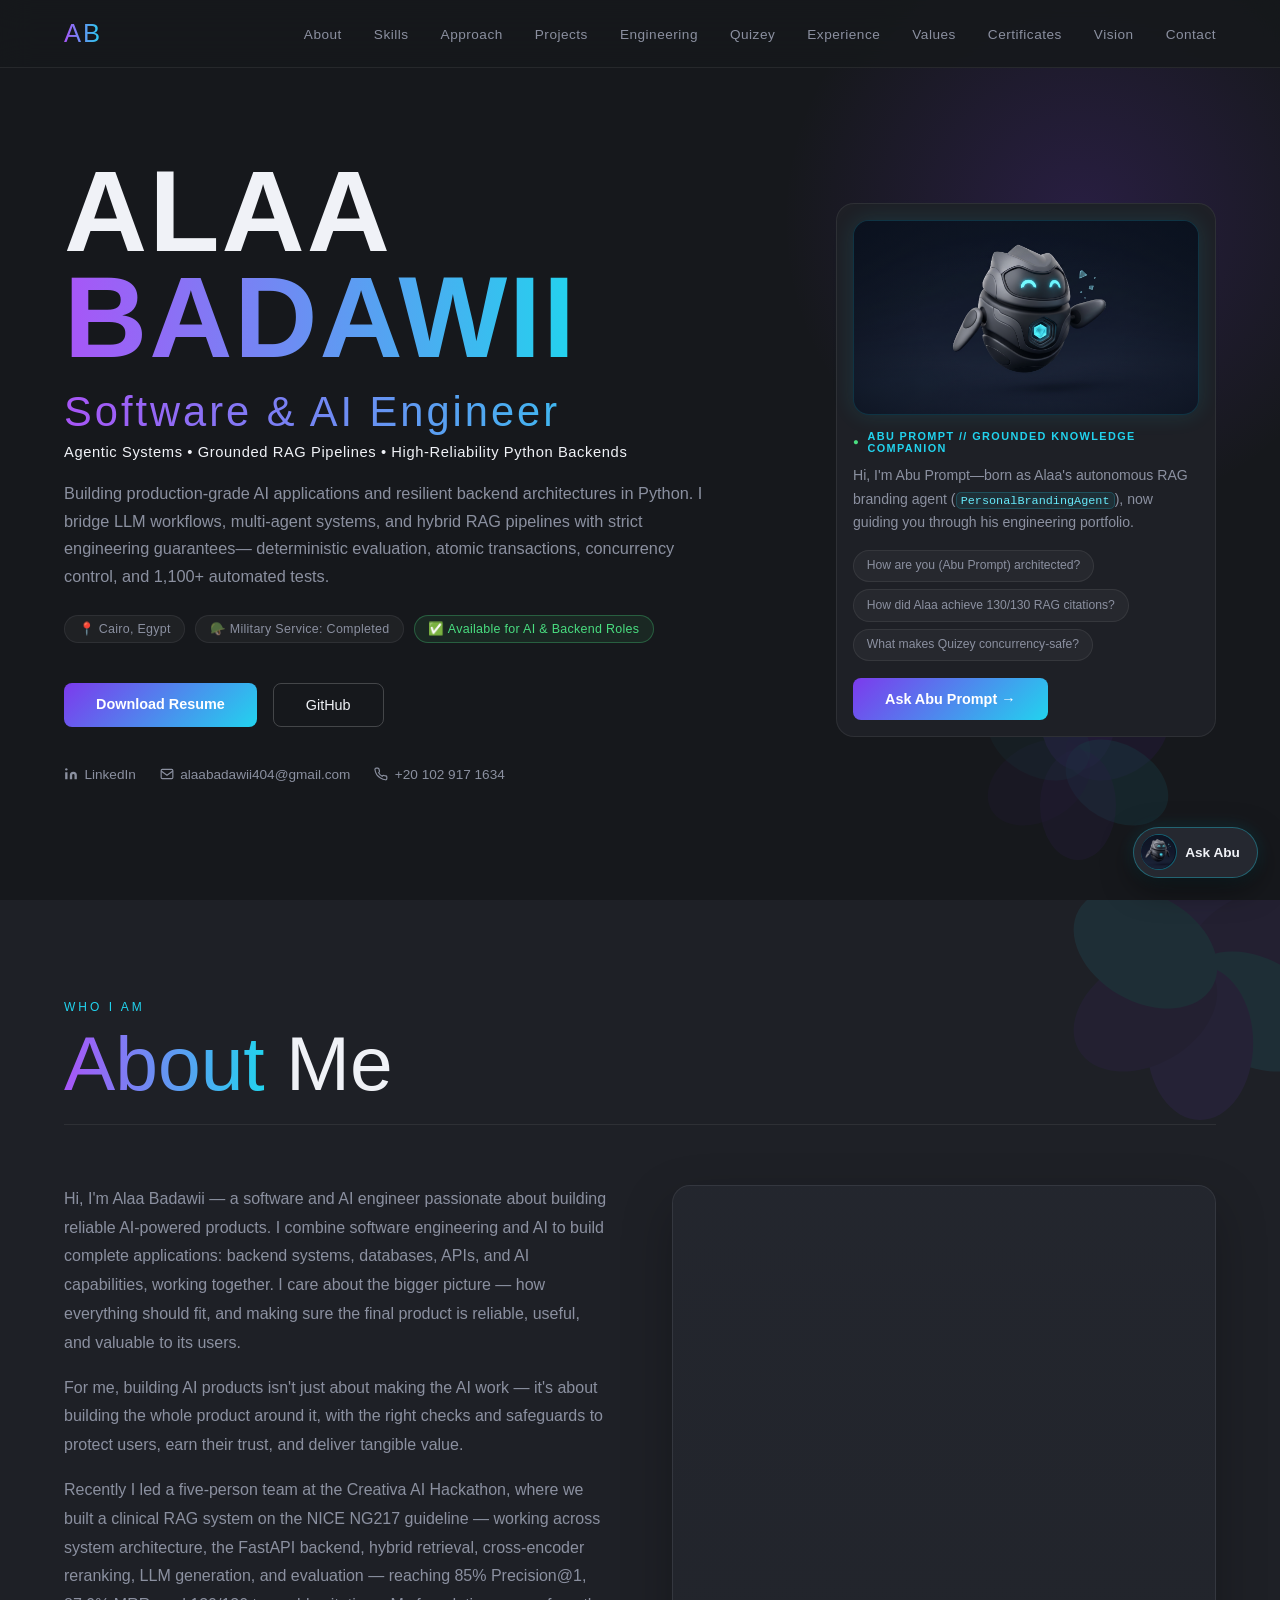
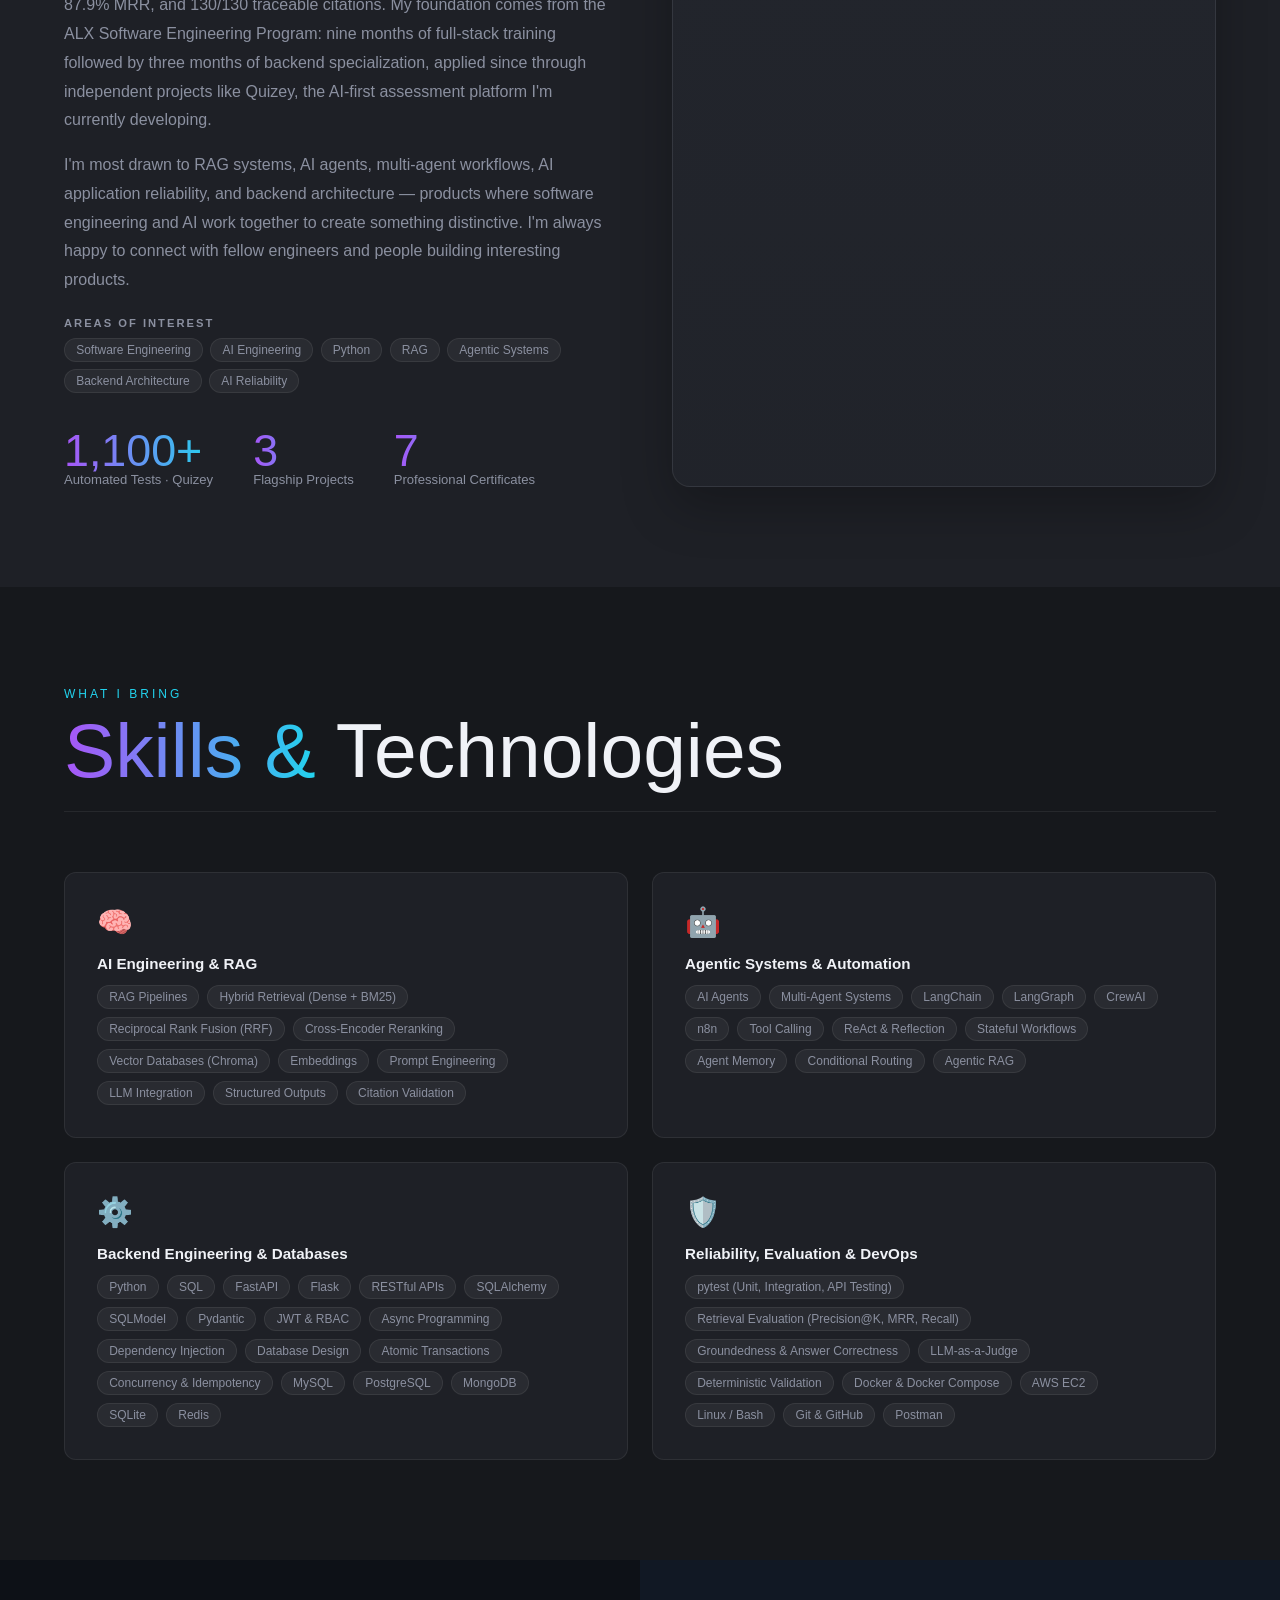
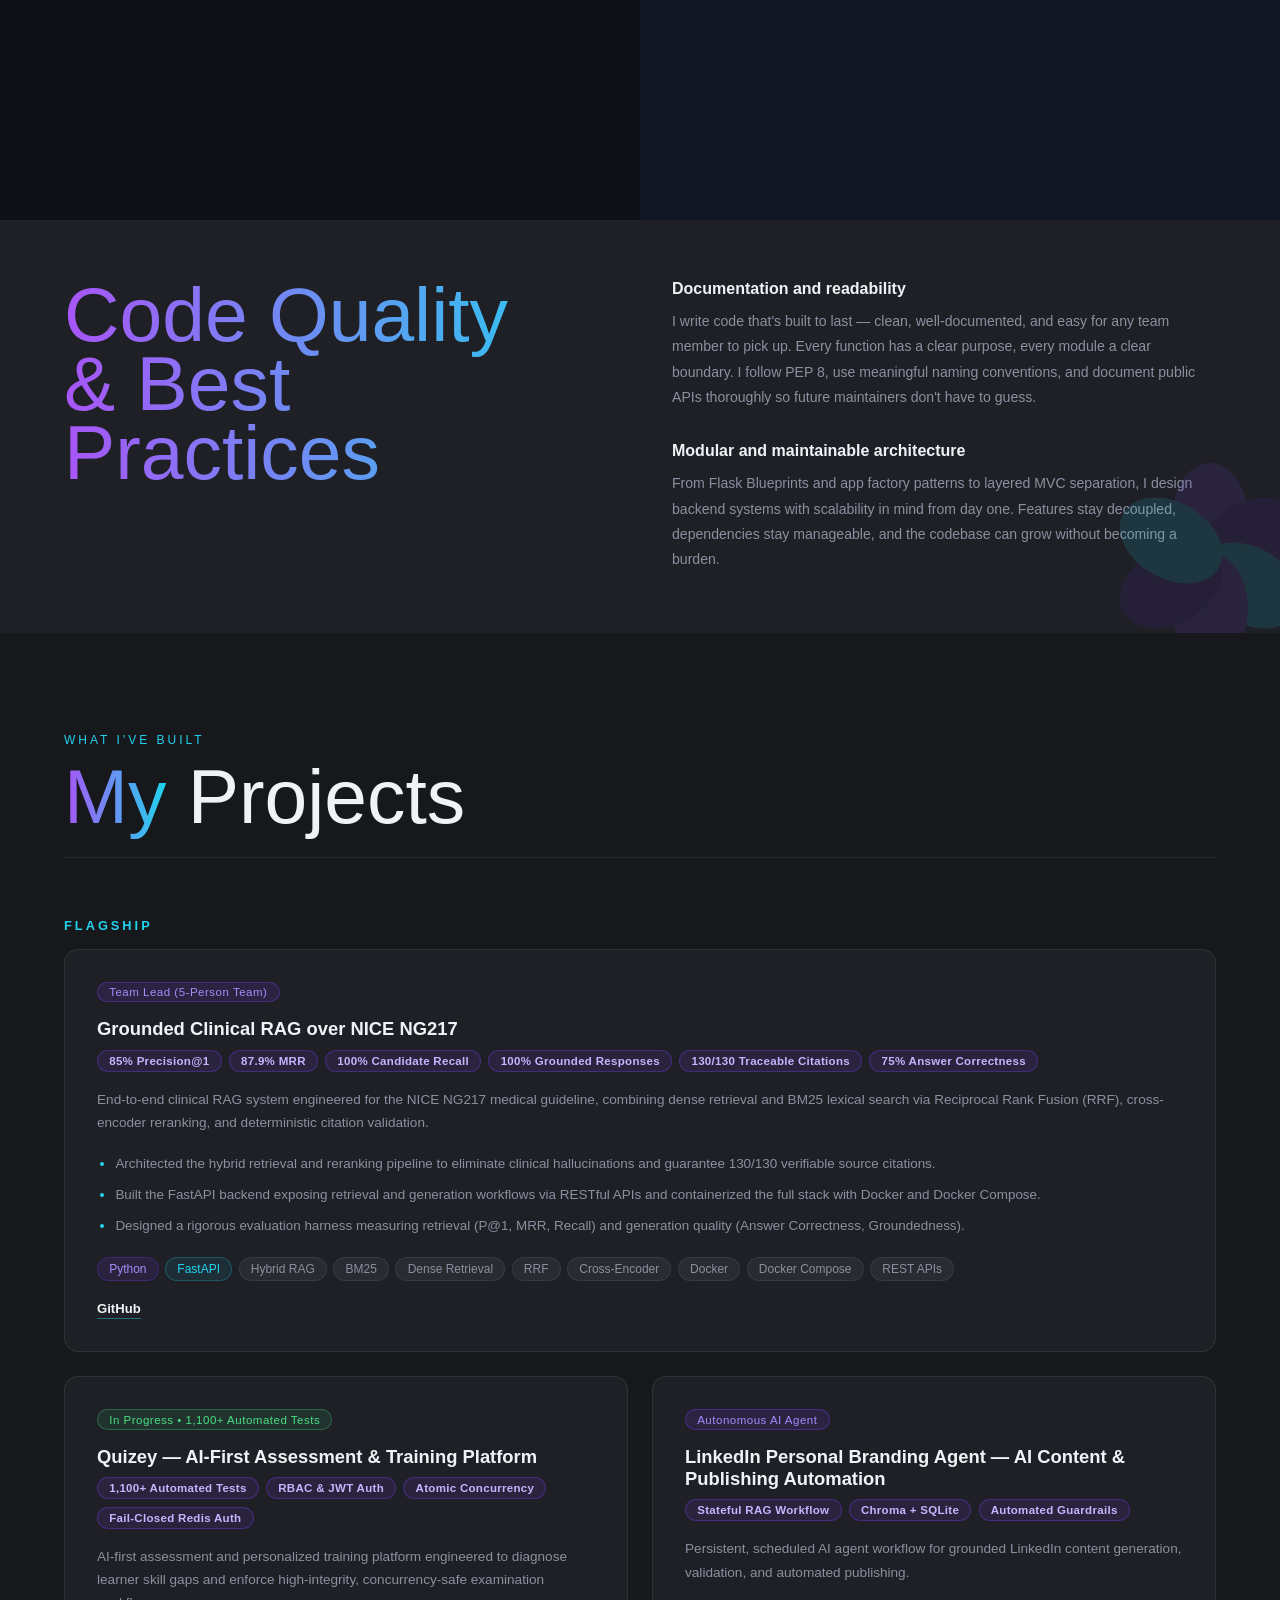
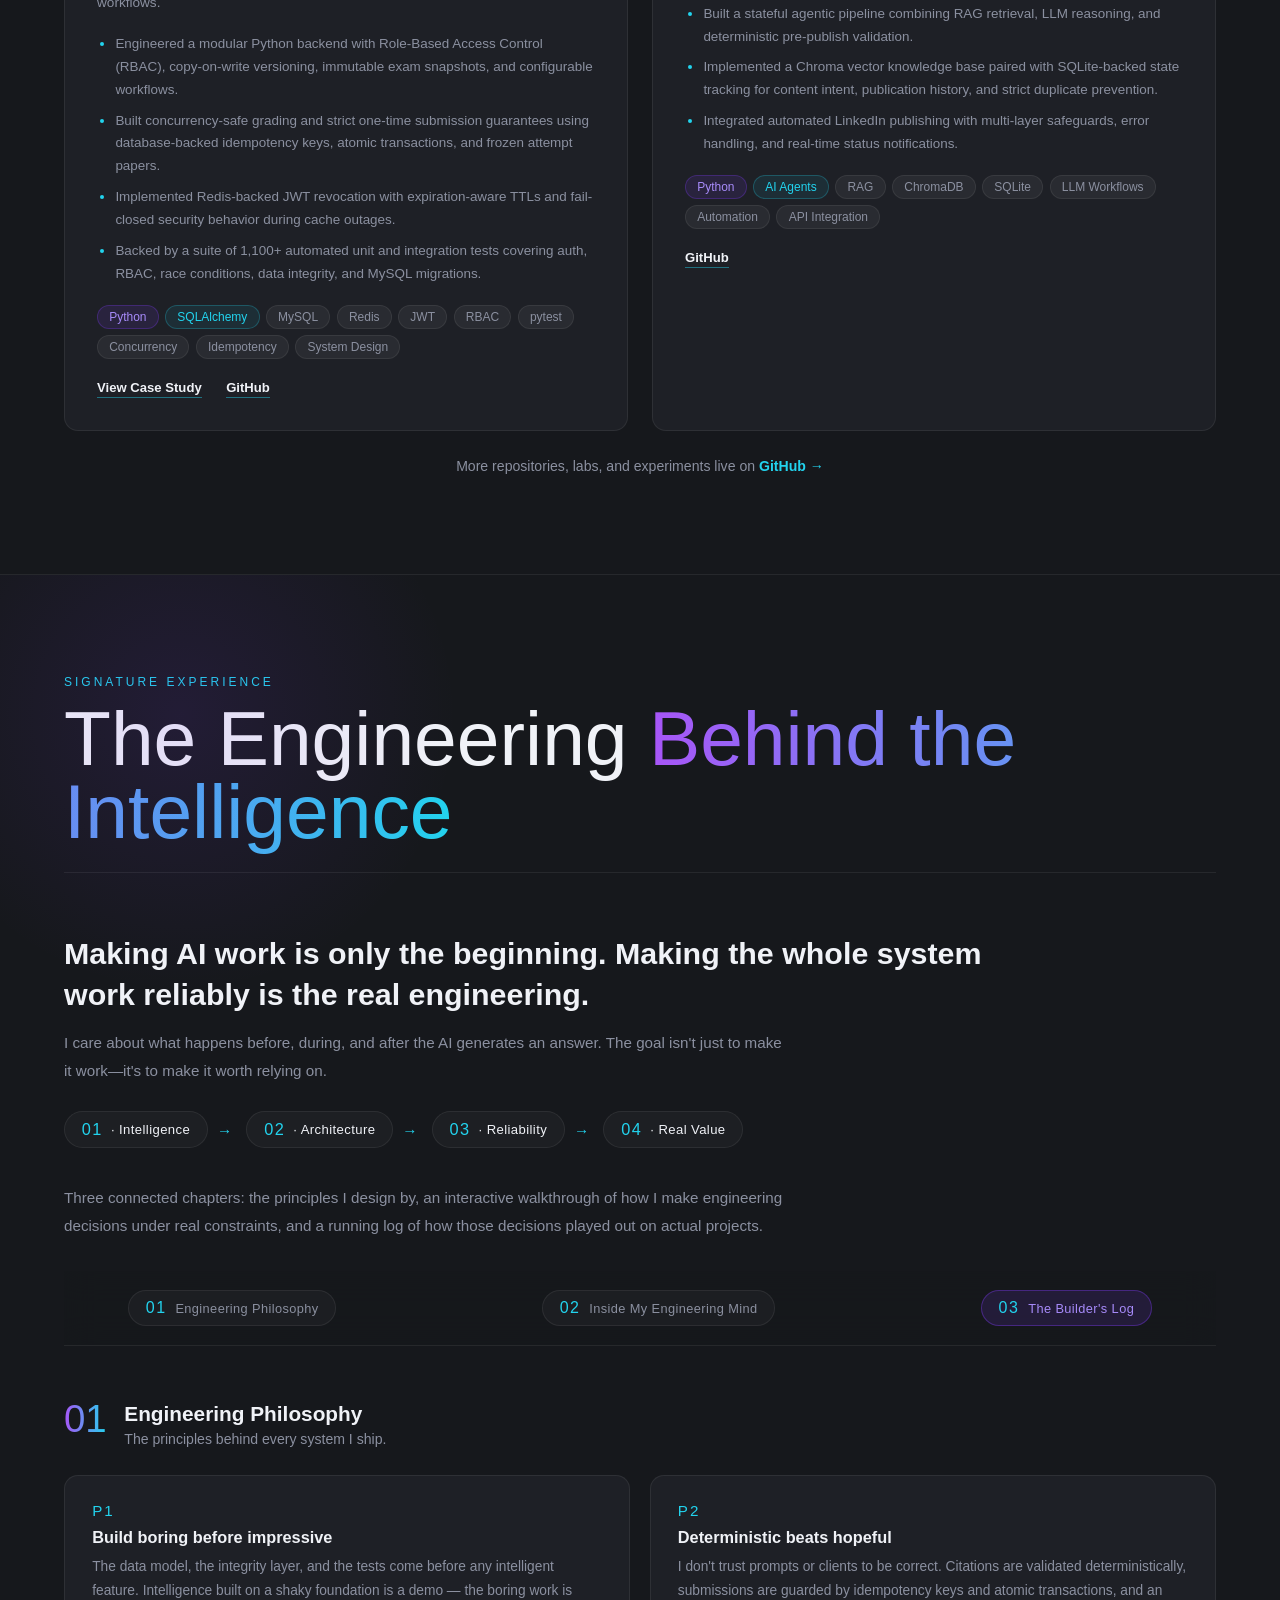
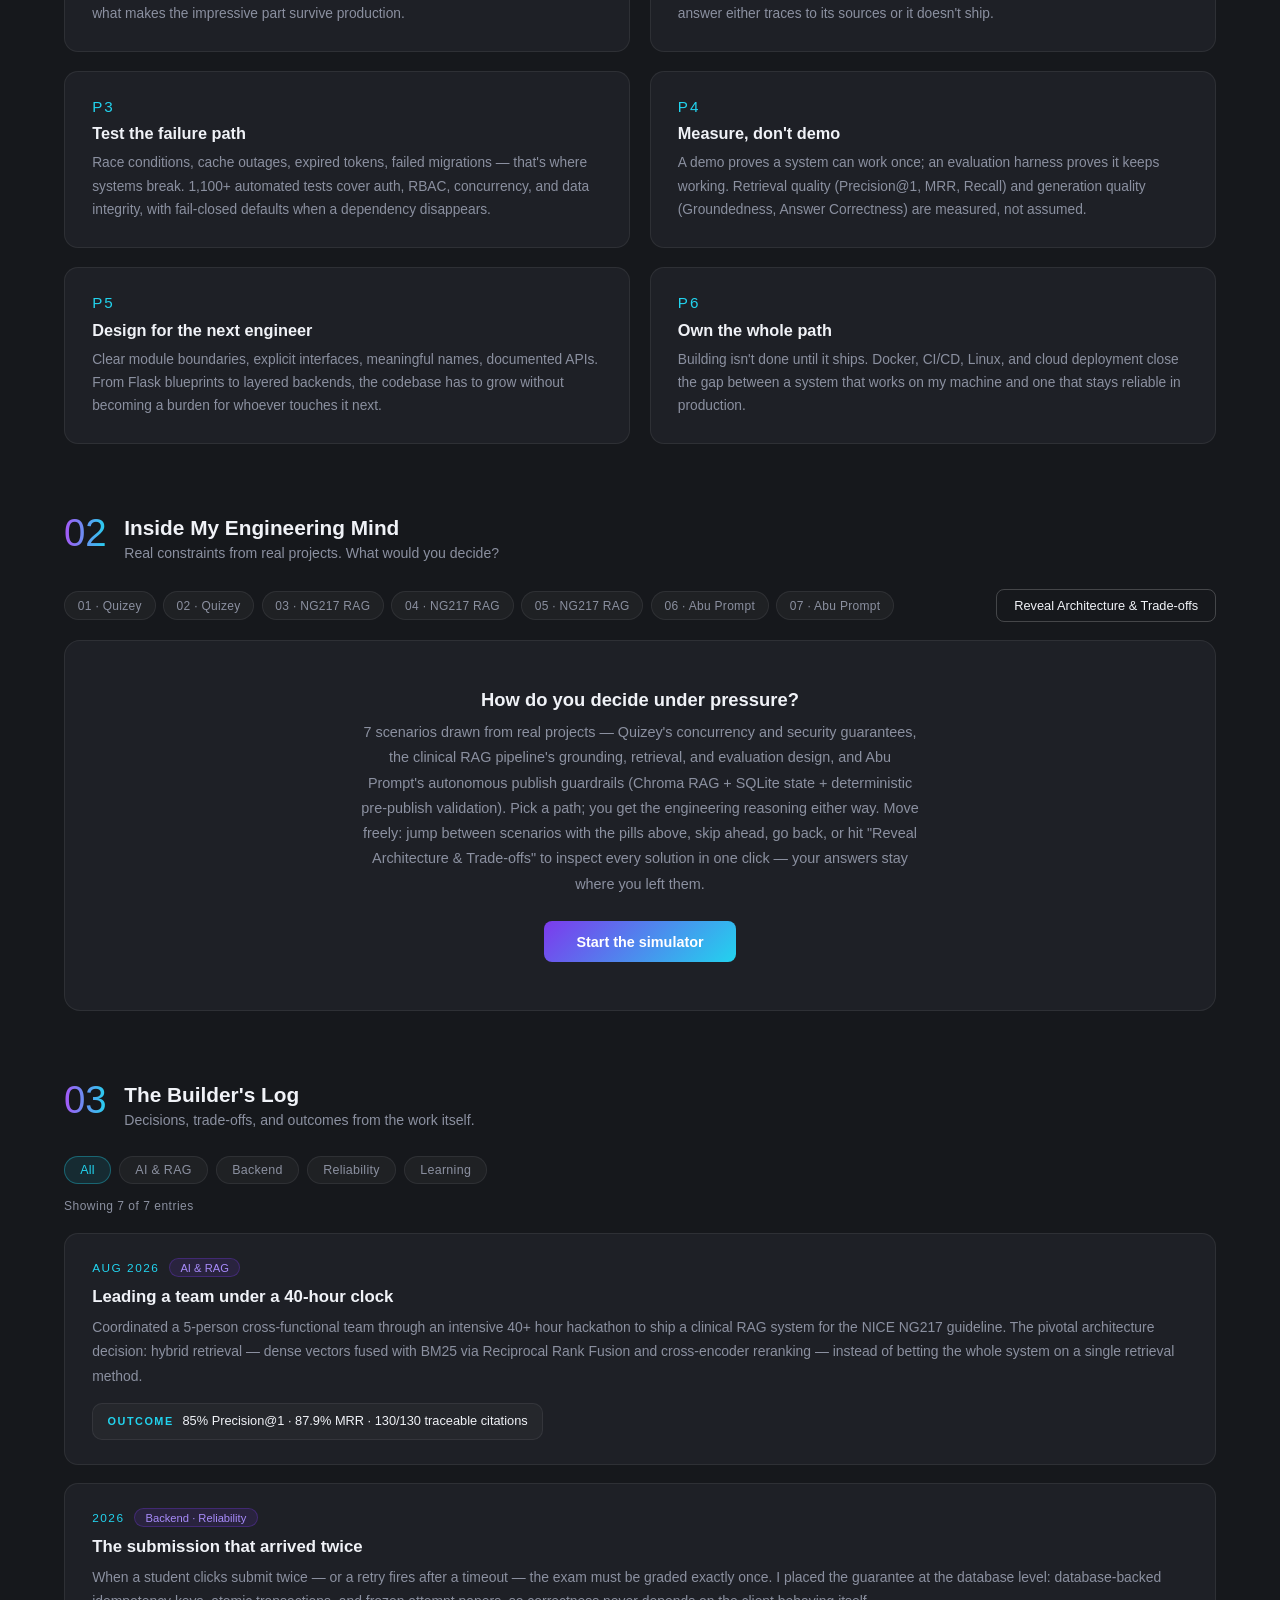
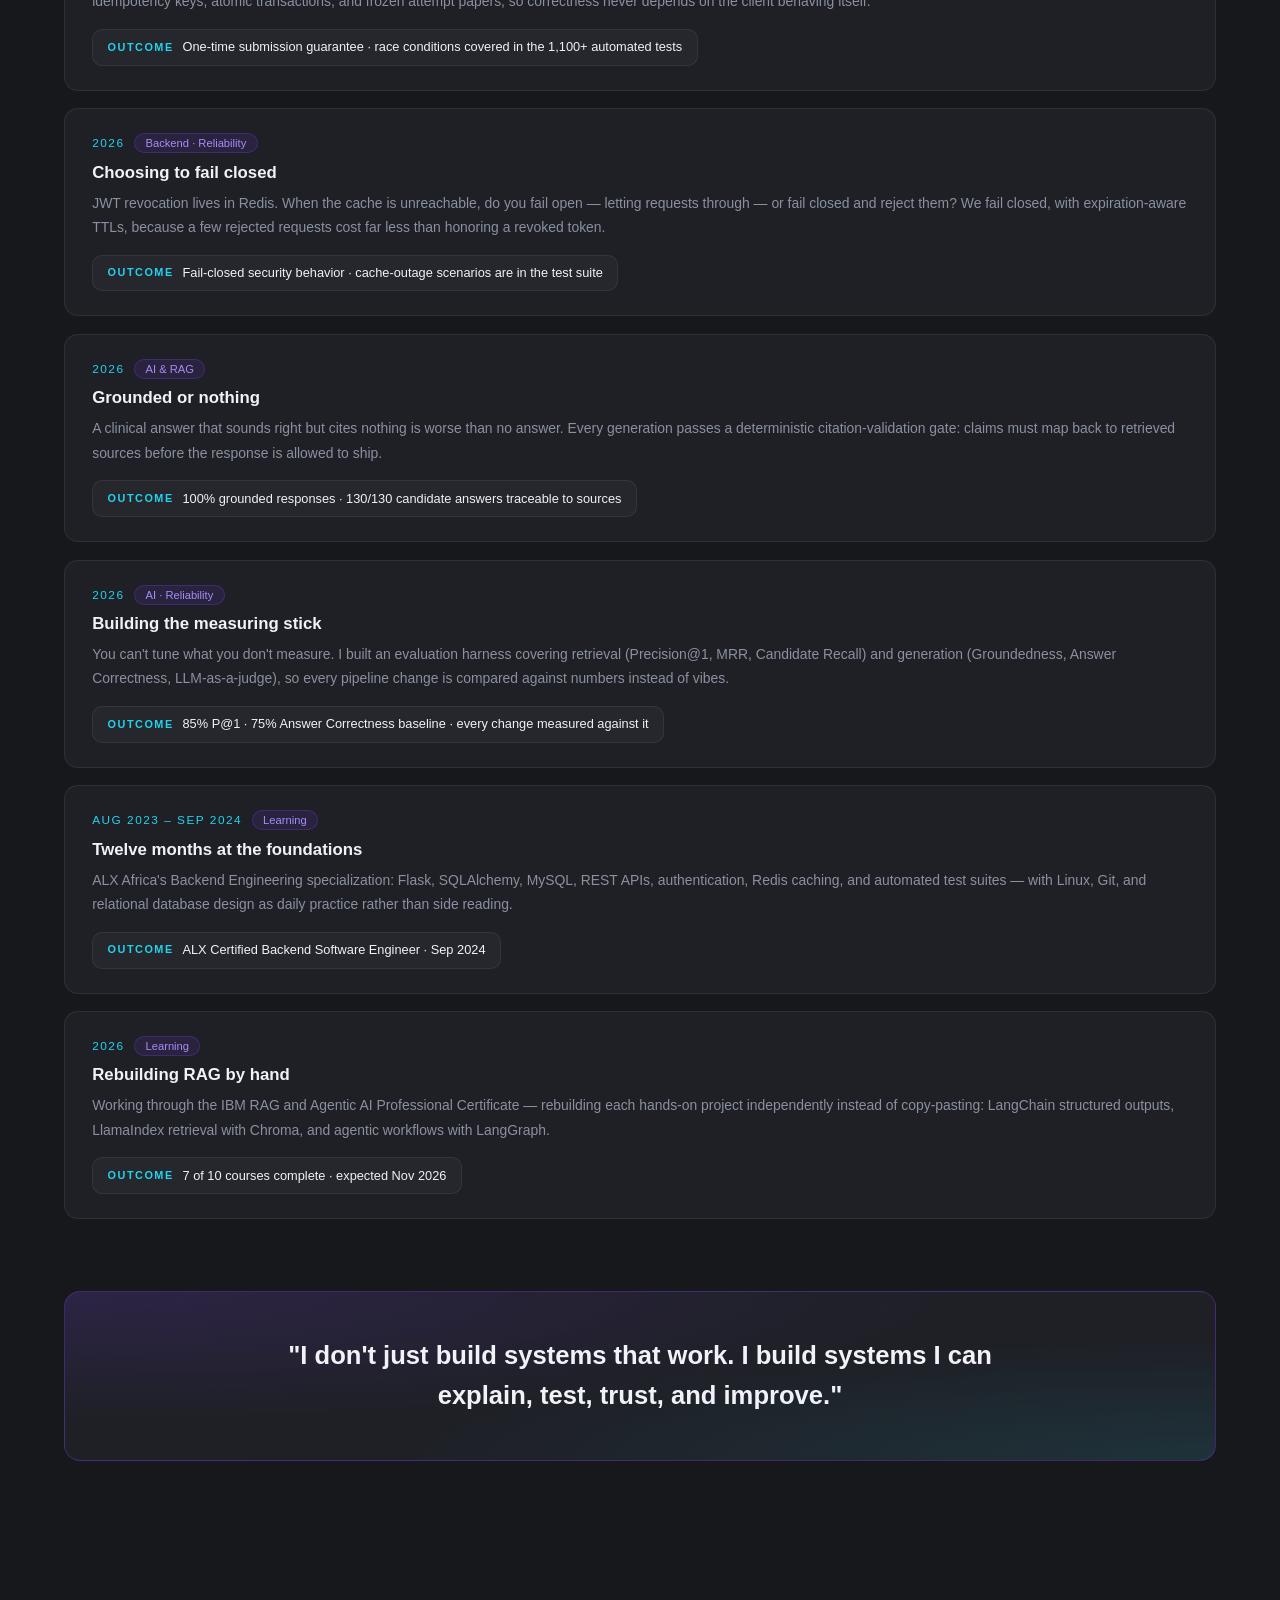
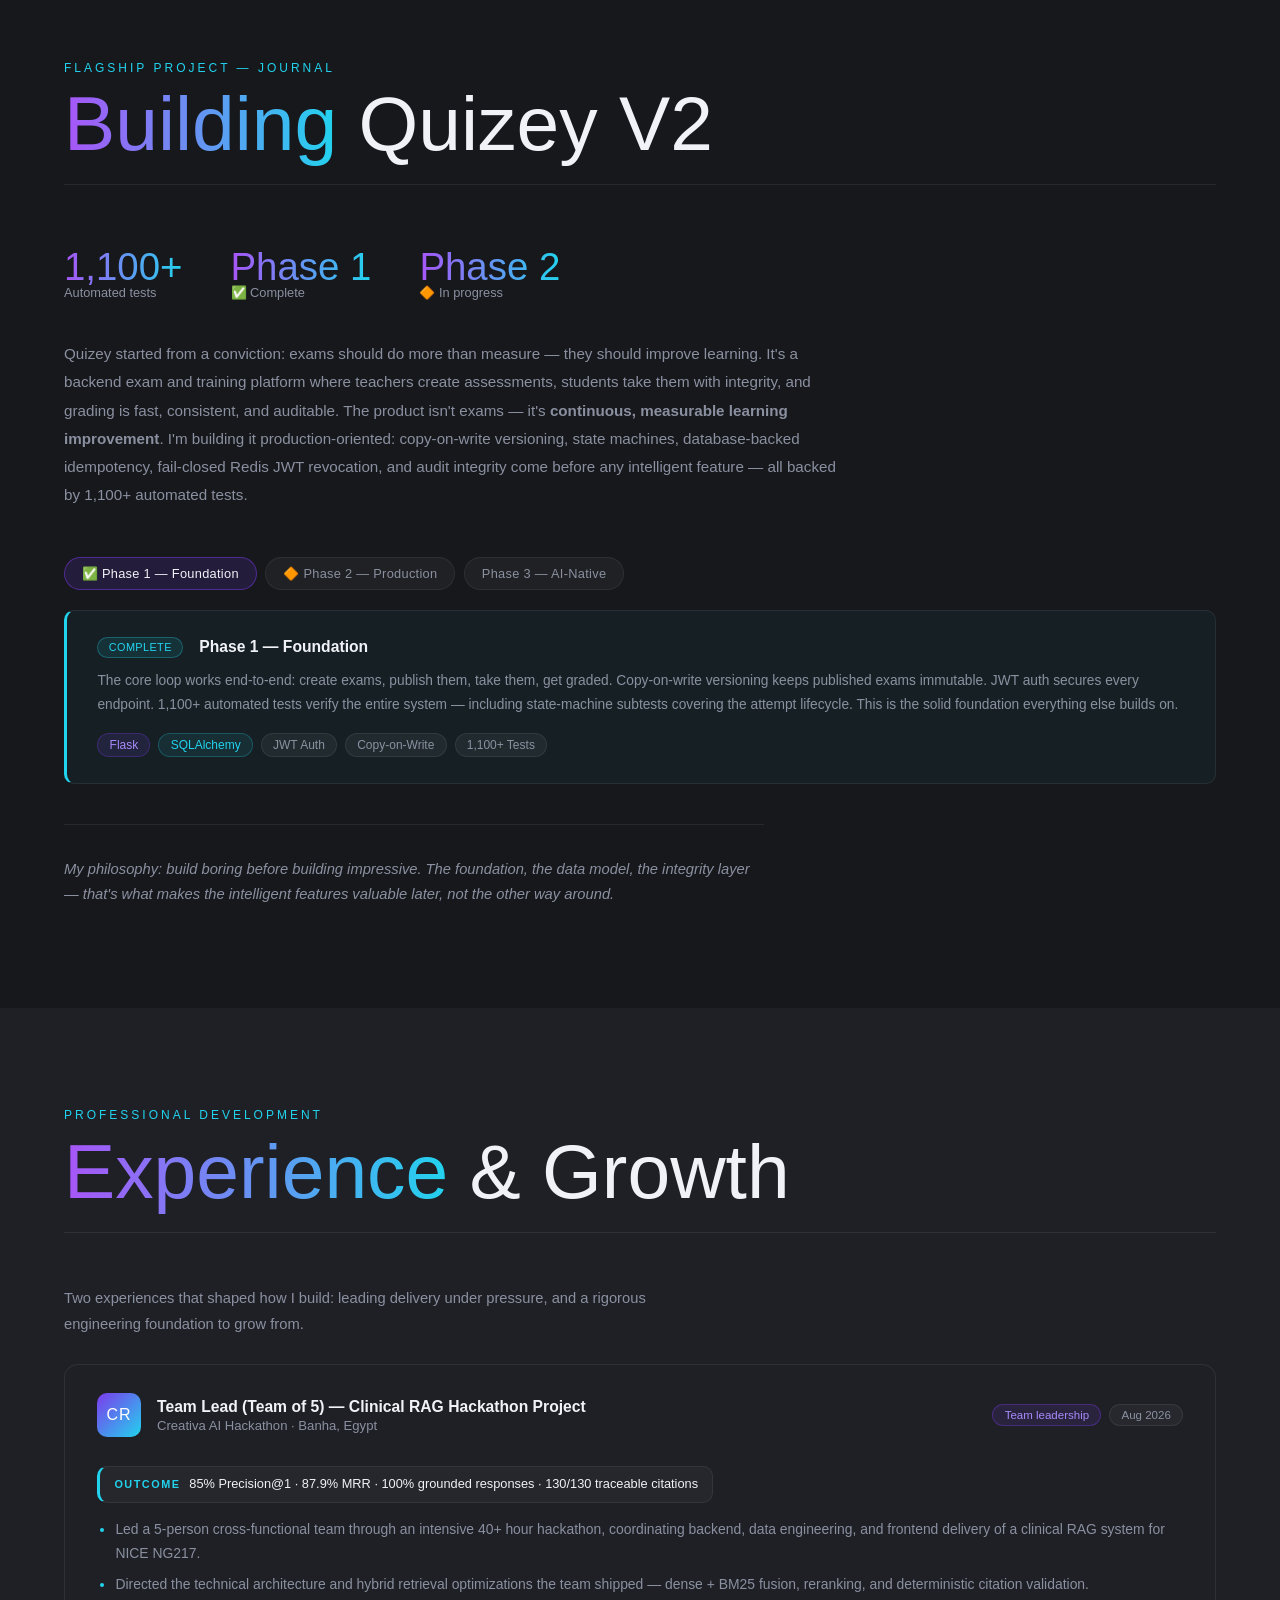
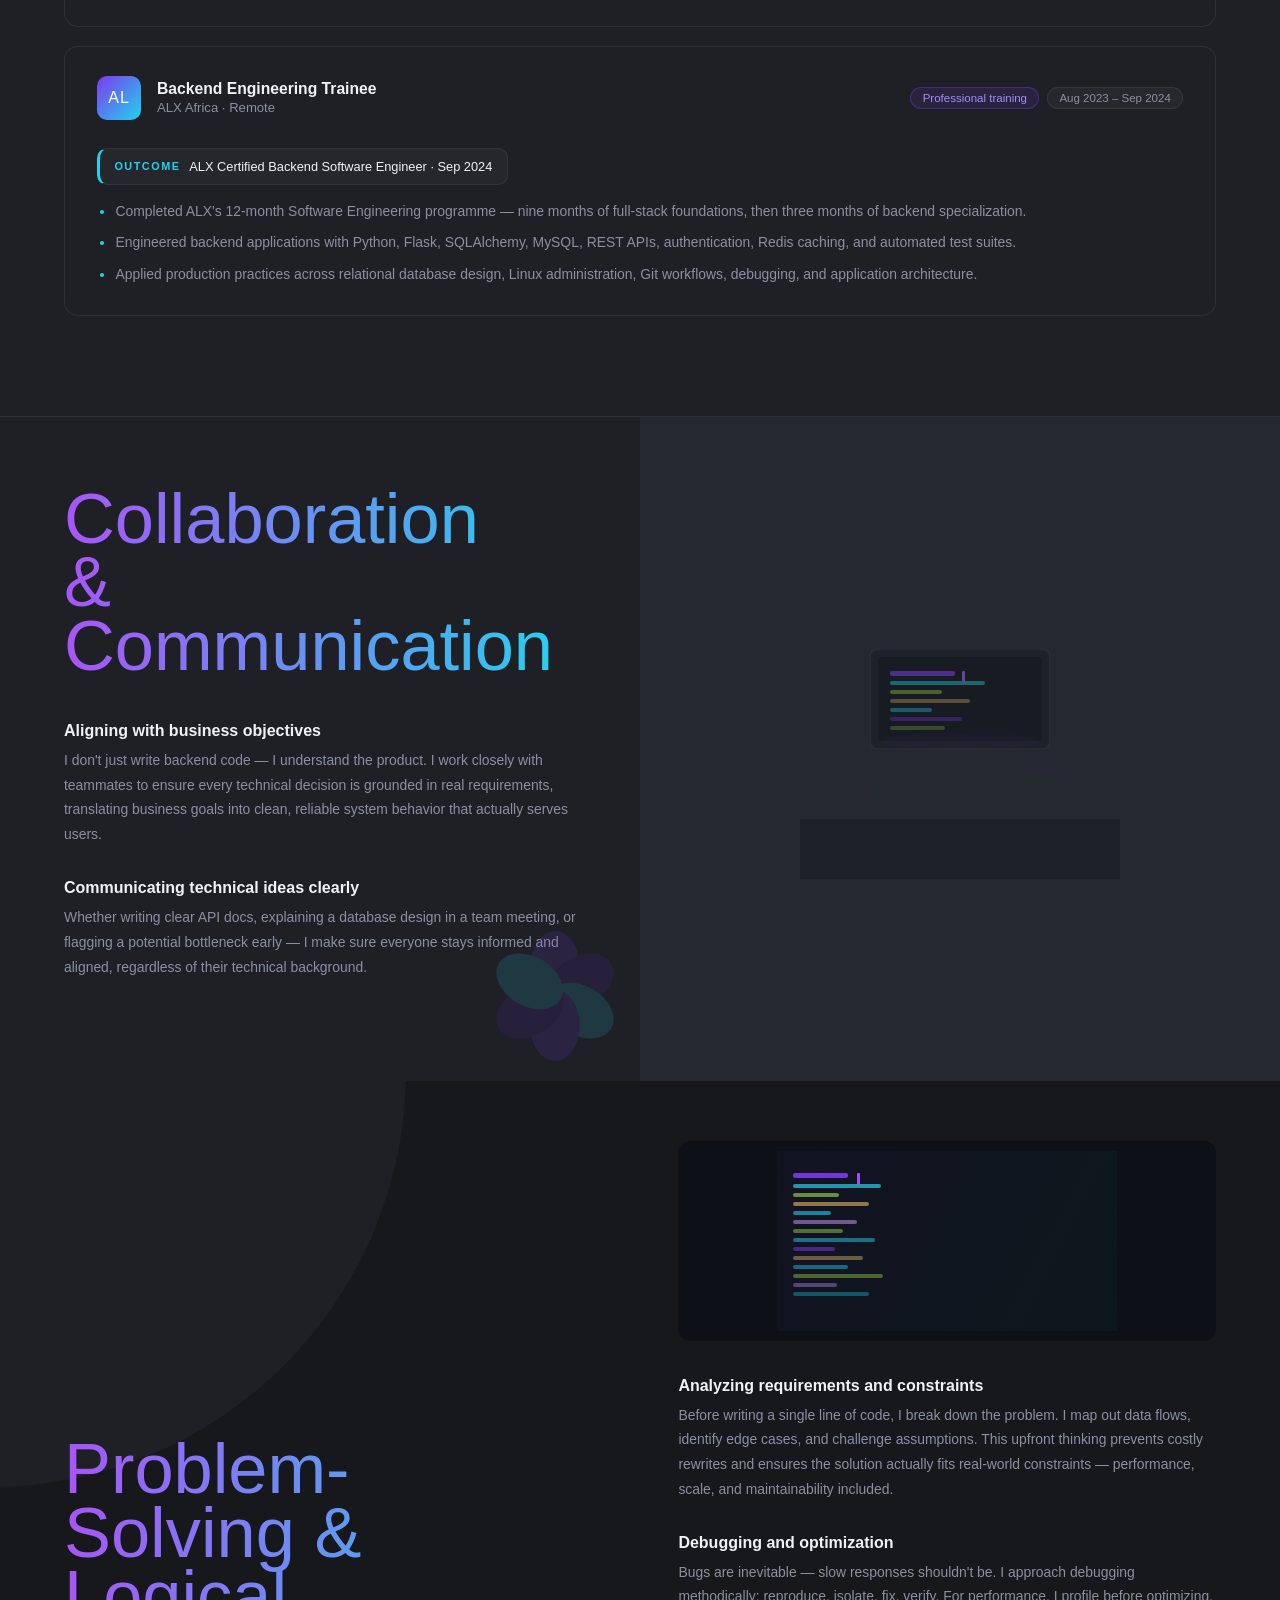
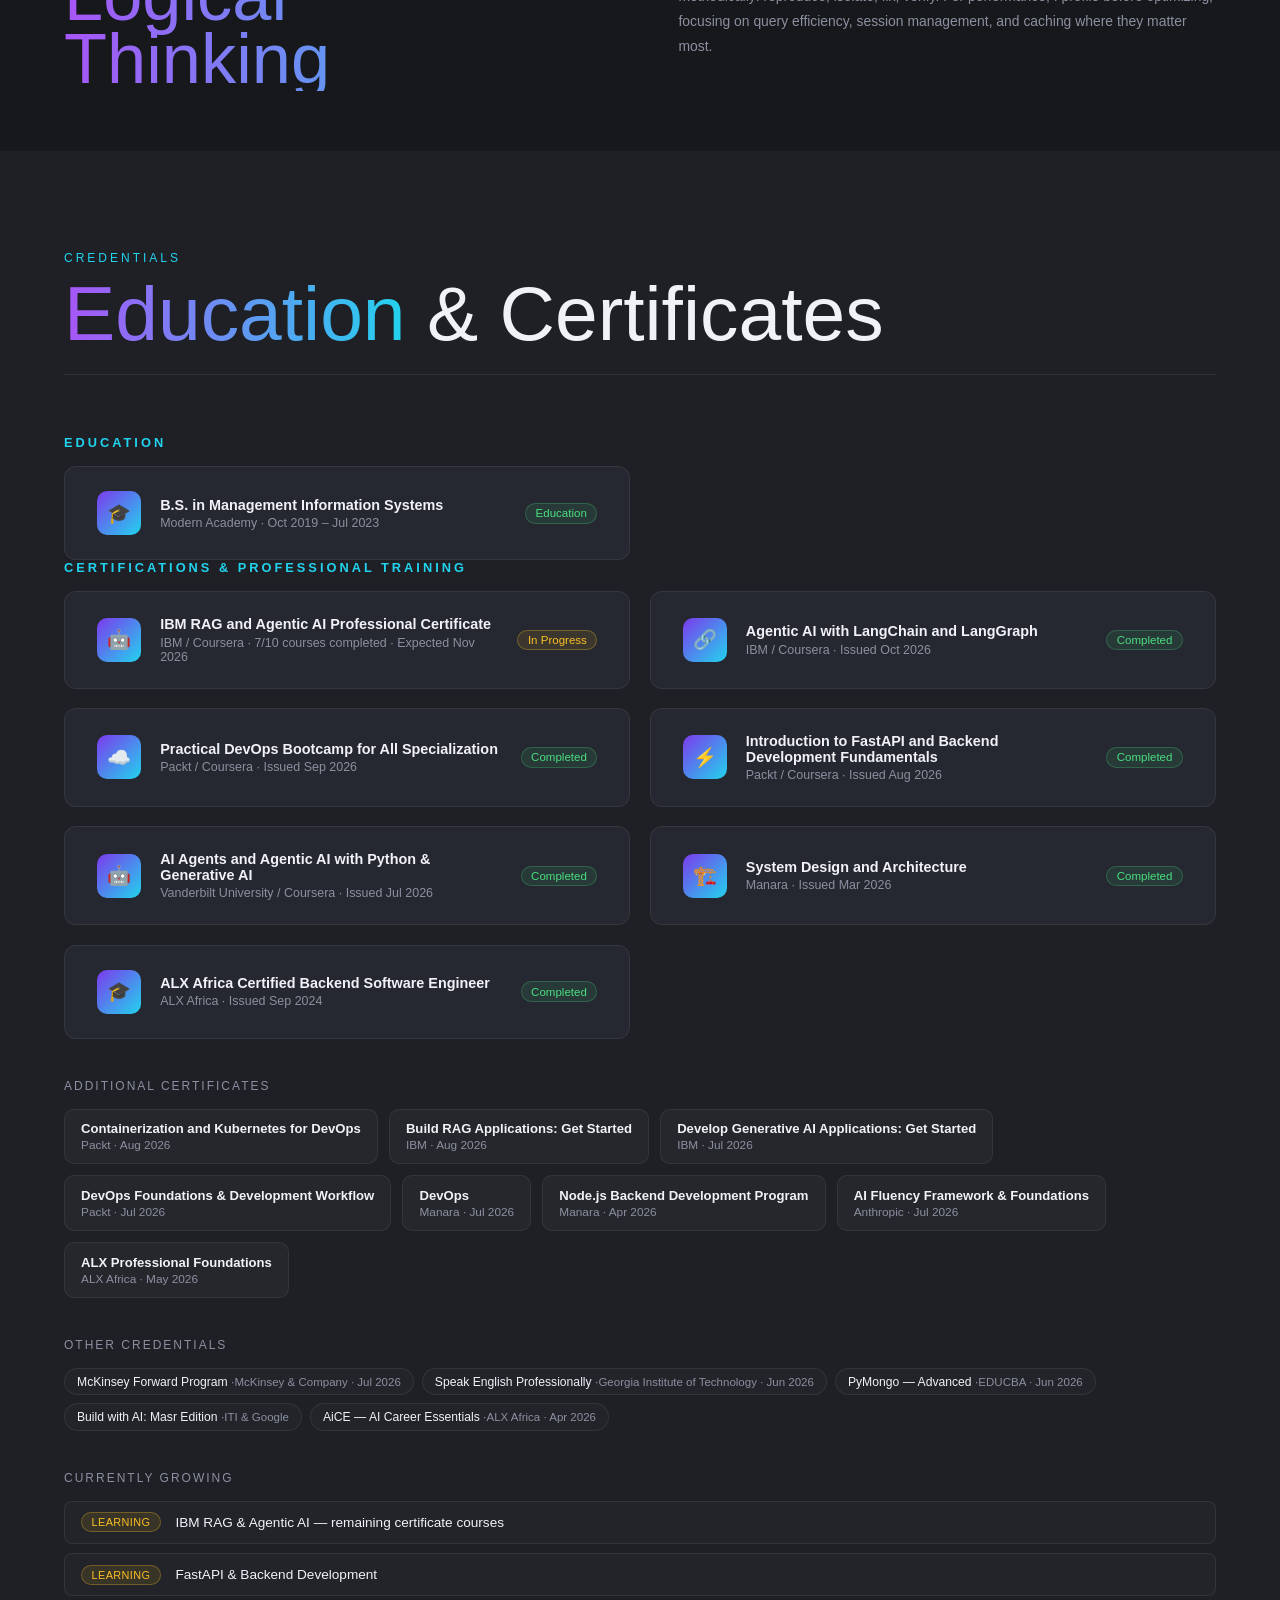
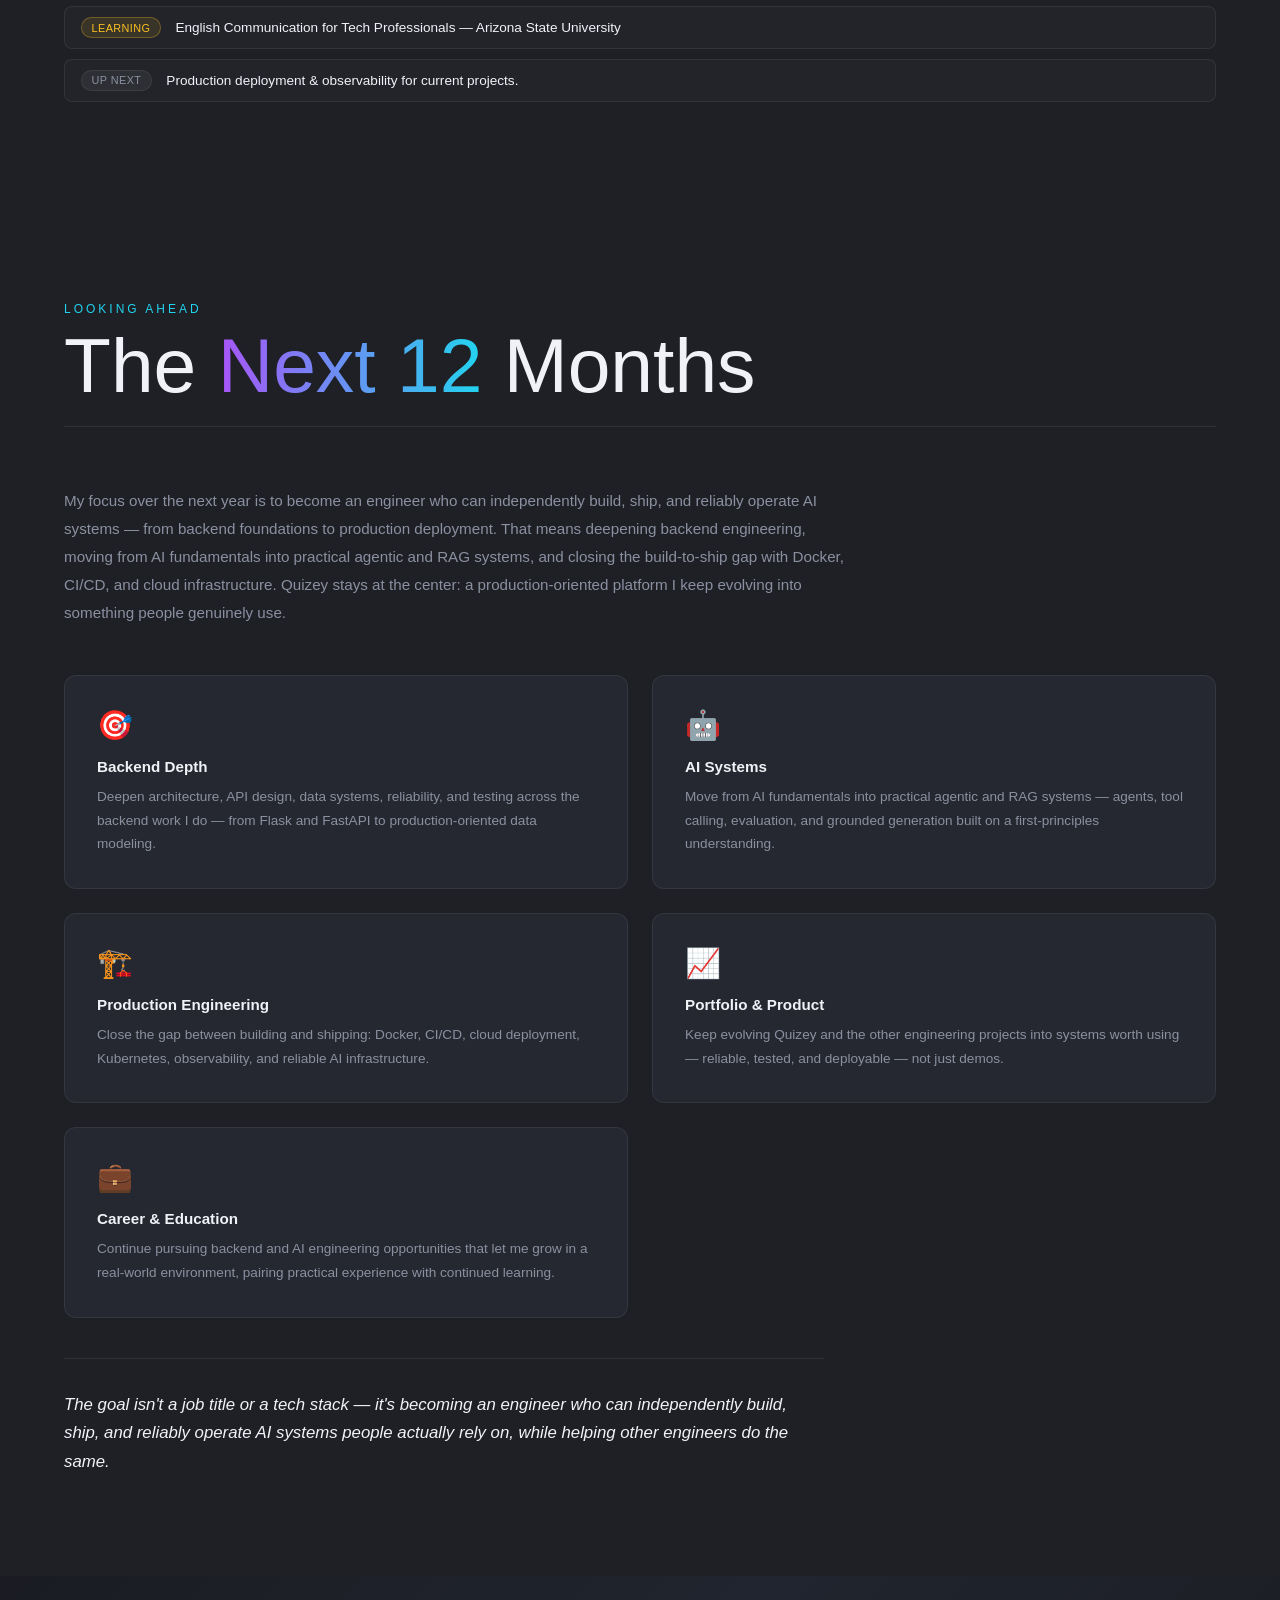
<file: index.html>
<!DOCTYPE html>
<html lang="en">

<head>
  <meta charset="UTF-8">
  <meta http-equiv="Content-Security-Policy" content="default-src 'self' https: data: 'unsafe-inline' 'unsafe-eval'; style-src 'self' https://fonts.googleapis.com 'unsafe-inline'; font-src 'self' https://fonts.gstatic.com data:; script-src 'self' 'unsafe-inline' 'unsafe-eval';">
  <meta name="viewport" content="width=device-width, initial-scale=1.0">
  <link rel="icon" type="image/png" href="images/trans_favicon.png">
  <meta name="description"
    content="Portfolio of Alaa Badawii — Software &amp; AI Engineer specializing in production-grade RAG pipelines, Agentic Systems, and high-reliability Python Backend Engineering (FastAPI, Flask, SQL, Docker).">
  <title>Alaa Badawii | Software &amp; AI Engineer (Agentic Systems, RAG &amp; Python Backend)</title>
  <meta property="og:type" content="website">
  <meta property="og:title" content="Alaa Badawii | Software &amp; AI Engineer (Agentic Systems, RAG &amp; Python Backend)">
  <meta property="og:description"
    content="Portfolio of Alaa Badawii — Software &amp; AI Engineer specializing in production-grade RAG pipelines, Agentic Systems, and high-reliability Python Backend Engineering (FastAPI, Flask, SQL, Docker).">
  <meta property="og:url" content="https://alaabadawii.github.io/">
  <meta property="og:site_name" content="Alaa Badawii">
  <meta name="twitter:card" content="summary">
  <meta name="twitter:title" content="Alaa Badawii | Software &amp; AI Engineer (Agentic Systems, RAG &amp; Python Backend)">
  <meta name="twitter:description"
    content="Portfolio of Alaa Badawii — Software &amp; AI Engineer specializing in production-grade RAG pipelines, Agentic Systems, and high-reliability Python Backend Engineering (FastAPI, Flask, SQL, Docker).">
  <link rel="preconnect" href="https://fonts.googleapis.com">
  <link
    href="https://fonts.googleapis.com/css2?family=Space+Grotesk:wght@300;400;500;600;700&family=Bebas+Neue&family=DM+Sans:wght@300;400;500&display=swap"
    rel="stylesheet">
  <link rel="stylesheet" href="index.css">
  <noscript>
    <style>
      .log-filters {
        display: none;
      }

      .mind-controls {
        display: none;
      }

      .qphase-tabs {
        display: none;
      }

      .quizey-phase[hidden] {
        display: block !important;
      }
    </style>
  </noscript>
</head>

<body>

  <nav>
    <div class="nav-logo">AB</div>
    <button class="nav-toggle" type="button" aria-expanded="false" aria-controls="nav-links"
      aria-label="Open navigation menu">
      <span></span>
      <span></span>
      <span></span>
    </button>
    <ul class="nav-links" id="nav-links">
      <li><a href="#about">About</a></li>
      <li><a href="#skills">Skills</a></li>
      <li><a href="#approach">Approach</a></li>
      <li><a href="#projects">Projects</a></li>
      <li><a href="#signature">Engineering</a></li>
      <li><a href="#quizey">Quizey</a></li>
      <li><a href="#experience">Experience</a></li>
      <li><a href="#collab">Values</a></li>
      <li><a href="#certs">Certificates</a></li>
      <li><a href="#vision">Vision</a></li>
      <li><a href="#contact">Contact</a></li>
    </ul>
  </nav>

  <section id="hero">
    <div class="hero-bg-shape"></div>
    <div class="hero-content">
      <h1 class="hero-name">ALAA<br><span>BADAWII</span></h1>
      <div class="hero-role">Software &amp; AI Engineer</div>
      <div class="hero-tagline">Agentic Systems • Grounded RAG Pipelines • High-Reliability Python Backends</div>
      <p class="hero-sub">Building production-grade AI applications and resilient backend architectures in Python. I
        bridge LLM workflows, multi-agent systems, and hybrid RAG pipelines with strict engineering guarantees—
        deterministic evaluation, atomic transactions, concurrency control, and 1,100+ automated tests.</p>
      <div class="hero-badges">
        <span class="hero-badge">📍 Cairo, Egypt</span>
        <span class="hero-badge">🪖 Military Service: Completed</span>
        <span class="hero-badge hero-badge-available">✅ Available for AI &amp; Backend Roles</span>
      </div>
      <div class="hero-cta">
        <a href="assets/Alaa_Badawii_Software_AI_Engineer.pdf" class="btn-primary" target="_blank"
          rel="noopener noreferrer" download>Download Resume</a>
        <a href="https://github.com/AlaaBadawii" class="btn-outline" target="_blank"
          rel="noopener noreferrer">GitHub</a>
      </div>
      <div class="hero-contacts">
        <a href="https://www.linkedin.com/in/alaabadawii/" target="_blank" rel="noopener">
          <svg width="14" height="14" viewBox="0 0 24 24" fill="currentColor">
            <path
              d="M16 8a6 6 0 0 1 6 6v7h-4v-7a2 2 0 0 0-2-2 2 2 0 0 0-2 2v7h-4v-7a6 6 0 0 1 6-6z" />
            <rect x="2" y="9" width="4" height="12" />
            <circle cx="4" cy="4" r="2" />
          </svg>
          LinkedIn
        </a>
        <a href="mailto:alaabadawii404@gmail.com">
          <svg width="14" height="14" viewBox="0 0 24 24" fill="none" stroke="currentColor" stroke-width="2">
            <rect x="2" y="4" width="20" height="16" rx="2" />
            <path d="m2 7 10 7 10-7" />
          </svg>
          alaabadawii404@gmail.com
        </a>
        <a href="tel:+201029171634">
          <svg width="14" height="14" viewBox="0 0 24 24" fill="none" stroke="currentColor" stroke-width="2">
            <path
              d="M22 16.92v3a2 2 0 0 1-2.18 2 19.79 19.79 0 0 1-8.63-3.07A19.5 19.5 0 0 1 4.69 13a19.79 19.79 0 0 1-3.07-8.67A2 2 0 0 1 3.61 2h3a2 2 0 0 1 2 1.72c.127.96.361 1.903.7 2.81a2 2 0 0 1-.45 2.11L7.91 9.91a16 16 0 0 0 6.06 6.06l.91-.91a2 2 0 0 1 2.11-.45c.907.339 1.85.573 2.81.7A2 2 0 0 1 22 16.92z" />
          </svg>
          +20 102 917 1634
        </a>
      </div>
    </div>
    <aside class="hero-companion" aria-label="Abu Prompt, grounded knowledge companion">
      <div class="abu-stage abu-stage-hero">
        <img class="abu-stage-img active" src="images/abu/abu-wave.jpg"
          alt="Abu Prompt, a 3D character avatar, waving a welcome">
      </div>
      <p class="abu-badge"><span class="abu-badge-dot" aria-hidden="true">&#9679;</span> Abu Prompt //
        Grounded Knowledge Companion</p>
      <p class="abu-intro-copy">Hi, I'm Abu Prompt&mdash;born as Alaa's autonomous RAG branding agent
        (<code>PersonalBrandingAgent</code>), now guiding you through his engineering portfolio.</p>
      <div class="abu-chips" role="group" aria-label="Quick questions for Abu Prompt">
        <button type="button" class="abu-chip"
          data-abu-ask="How are you (Abu Prompt) architected?" aria-haspopup="dialog" aria-controls="abu-drawer"
          aria-expanded="false">How are you (Abu Prompt) architected?</button>
        <button type="button" class="abu-chip"
          data-abu-ask="How did Alaa achieve 130/130 RAG citations?" aria-haspopup="dialog"
          aria-controls="abu-drawer" aria-expanded="false">How did Alaa achieve 130/130 RAG
          citations?</button>
        <button type="button" class="abu-chip" data-abu-ask="What makes Quizey concurrency-safe?"
          aria-haspopup="dialog" aria-controls="abu-drawer" aria-expanded="false">What makes
          Quizey concurrency-safe?</button>
      </div>
      <button type="button" class="btn-primary abu-cta" data-abu-open aria-haspopup="dialog"
        aria-controls="abu-drawer" aria-expanded="false">Ask Abu Prompt &rarr;</button>
    </aside>
    <div class="hero-flower">
      <svg class="flower-svg" viewBox="0 0 200 200" fill="none">
        <ellipse cx="100" cy="55" rx="38" ry="55" fill="#7c3aed" opacity="0.6" transform="rotate(0 100 100)" />
        <ellipse cx="100" cy="55" rx="38" ry="55" fill="#5b21b6" opacity="0.5" transform="rotate(60 100 100)" />
        <ellipse cx="100" cy="55" rx="38" ry="55" fill="#22d3ee" opacity="0.4" transform="rotate(120 100 100)" />
        <ellipse cx="100" cy="55" rx="38" ry="55" fill="#7c3aed" opacity="0.3" transform="rotate(180 100 100)" />
        <ellipse cx="100" cy="55" rx="38" ry="55" fill="#5b21b6" opacity="0.25" transform="rotate(240 100 100)" />
        <ellipse cx="100" cy="55" rx="38" ry="55" fill="#22d3ee" opacity="0.2" transform="rotate(300 100 100)" />
      </svg>
    </div>
  </section>

  <section id="about">
    <div class="about-flower">
      <svg class="flower-svg" viewBox="0 0 200 200" fill="none">
        <ellipse cx="100" cy="55" rx="38" ry="55" fill="#7c3aed" transform="rotate(0 100 100)" />
        <ellipse cx="100" cy="55" rx="38" ry="55" fill="#5b21b6" transform="rotate(60 100 100)" />
        <ellipse cx="100" cy="55" rx="38" ry="55" fill="#22d3ee" transform="rotate(120 100 100)" />
        <ellipse cx="100" cy="55" rx="38" ry="55" fill="#7c3aed" transform="rotate(180 100 100)" />
        <ellipse cx="100" cy="55" rx="38" ry="55" fill="#5b21b6" transform="rotate(240 100 100)" />
        <ellipse cx="100" cy="55" rx="38" ry="55" fill="#22d3ee" transform="rotate(300 100 100)" />
      </svg>
    </div>
    <p class="section-label">Who I am</p>
    <div class="section-title"><span class="grad">About</span> Me</div>
    <div class="section-divider"></div>
    <div class="about-grid">
      <div class="about-text">
        <p>Hi, I'm Alaa Badawii — a software and AI engineer passionate about building reliable AI-powered products.
          I combine software engineering and AI to build complete applications: backend systems, databases, APIs,
          and AI capabilities, working together. I care about the bigger picture — how everything should fit, and
          making sure the final product is reliable, useful, and valuable to its users.</p>
        <p>For me, building AI products isn't just about making the AI work — it's about building the whole product
          around it, with the right checks and safeguards to protect users, earn their trust, and deliver tangible
          value.</p>
        <p>Recently I led a five-person team at the Creativa AI Hackathon, where we built a clinical RAG system on
          the NICE NG217 guideline — working across system architecture, the FastAPI backend, hybrid retrieval,
          cross-encoder reranking, LLM generation, and evaluation — reaching 85% Precision@1, 87.9% MRR, and
          130/130 traceable citations. My foundation comes from the ALX Software Engineering Program: nine months
          of full-stack training followed by three months of backend specialization, applied since through
          independent projects like Quizey, the AI-first assessment platform I'm currently developing.</p>
        <p>I'm most drawn to RAG systems, AI agents, multi-agent workflows, AI application reliability, and backend
          architecture — products where software engineering and AI work together to create something distinctive.
          I'm always happy to connect with fellow engineers and people building interesting products.</p>
        <div class="about-interests">
          <div class="about-interests-label">Areas of interest</div>
          <div class="about-interests-tags">
            <span class="tag">Software Engineering</span>
            <span class="tag">AI Engineering</span>
            <span class="tag">Python</span>
            <span class="tag">RAG</span>
            <span class="tag">Agentic Systems</span>
            <span class="tag">Backend Architecture</span>
            <span class="tag">AI Reliability</span>
          </div>
        </div>
        <div class="about-stats">
          <div class="stat-item">
            <div class="stat-num">1,100+</div>
            <div class="stat-label">Automated Tests · Quizey</div>
          </div>
          <div class="stat-item">
            <div class="stat-num">3</div>
            <div class="stat-label">Flagship Projects</div>
          </div>
          <div class="stat-item">
            <div class="stat-num">7</div>
            <div class="stat-label">Professional Certificates</div>
          </div>
        </div>
      </div>
      <div class="about-photo" aria-label="Developer workspace photo"></div>
    </div>
  </section>

  <section id="skills">
    <p class="section-label">What I bring</p>
    <div class="section-title"><span class="grad">Skills &amp;</span> Technologies</div>
    <div class="section-divider"></div>
    <div class="skills-grid">
      <div class="skill-card">
        <div class="skill-card-icon">🧠</div>
        <div class="skill-card-title">AI Engineering &amp; RAG</div>
        <div class="skill-tags"><span class="tag">RAG Pipelines</span><span class="tag">Hybrid Retrieval (Dense +
            BM25)</span><span class="tag">Reciprocal Rank Fusion (RRF)</span><span class="tag">Cross-Encoder
            Reranking</span><span class="tag">Vector Databases (Chroma)</span><span class="tag">Embeddings</span><span
            class="tag">Prompt Engineering</span><span class="tag">LLM Integration</span><span class="tag">Structured
            Outputs</span><span class="tag">Citation Validation</span></div>
      </div>
      <div class="skill-card">
        <div class="skill-card-icon">🤖</div>
        <div class="skill-card-title">Agentic Systems &amp; Automation</div>
        <div class="skill-tags"><span class="tag">AI Agents</span><span class="tag">Multi-Agent Systems</span><span
            class="tag">LangChain</span><span class="tag">LangGraph</span><span class="tag">CrewAI</span><span
            class="tag">n8n</span><span class="tag">Tool Calling</span><span class="tag">ReAct &amp; Reflection</span><span
            class="tag">Stateful Workflows</span><span class="tag">Agent Memory</span><span class="tag">Conditional
            Routing</span><span class="tag">Agentic RAG</span></div>
      </div>
      <div class="skill-card">
        <div class="skill-card-icon">⚙️</div>
        <div class="skill-card-title">Backend Engineering &amp; Databases</div>
        <div class="skill-tags"><span class="tag">Python</span><span class="tag">SQL</span><span
            class="tag">FastAPI</span><span class="tag">Flask</span><span class="tag">RESTful APIs</span><span
            class="tag">SQLAlchemy</span><span class="tag">SQLModel</span><span class="tag">Pydantic</span><span
            class="tag">JWT &amp; RBAC</span><span class="tag">Async Programming</span><span class="tag">Dependency
            Injection</span><span class="tag">Database Design</span><span class="tag">Atomic Transactions</span><span
            class="tag">Concurrency &amp; Idempotency</span><span class="tag">MySQL</span><span
            class="tag">PostgreSQL</span><span class="tag">MongoDB</span><span class="tag">SQLite</span><span
            class="tag">Redis</span></div>
      </div>
      <div class="skill-card">
        <div class="skill-card-icon">🛡️</div>
        <div class="skill-card-title">Reliability, Evaluation &amp; DevOps</div>
        <div class="skill-tags"><span class="tag">pytest (Unit, Integration, API Testing)</span><span class="tag">Retrieval
            Evaluation (Precision@K, MRR, Recall)</span><span class="tag">Groundedness &amp; Answer
            Correctness</span><span class="tag">LLM-as-a-Judge</span><span class="tag">Deterministic
            Validation</span><span class="tag">Docker &amp; Docker Compose</span><span class="tag">AWS EC2</span><span
            class="tag">Linux / Bash</span><span class="tag">Git &amp; GitHub</span><span class="tag">Postman</span>
        </div>
      </div>
    </div>
  </section>

  <section id="approach">
    <div class="approach-photos">
      <div class="approach-photo approach-photo-a"></div>
      <div class="approach-photo approach-photo-b"></div>
    </div>
    <div class="approach-bottom">
      <div>
        <div class="approach-big-title">Code Quality<br>&amp; Best<br>Practices</div>
      </div>
      <div>
        <div class="approach-sub-title">Documentation and readability</div>
        <p class="approach-sub-text">I write code that's built to last — clean, well-documented, and easy for any team
          member to pick up. Every function has a clear purpose, every module a clear boundary. I follow PEP 8, use
          meaningful naming conventions, and document public APIs thoroughly so future maintainers don't have to guess.
        </p>
        <div class="approach-sub-title approach-sub-title-spaced">Modular and maintainable architecture</div>
        <p class="approach-sub-text">From Flask Blueprints and app factory patterns to layered MVC separation, I design
          backend systems with scalability in mind from day one. Features stay decoupled, dependencies stay manageable,
          and the codebase can grow without becoming a burden.</p>
      </div>
      <div class="approach-flower-br">
        <svg class="flower-svg" viewBox="0 0 200 200" fill="none">
          <ellipse cx="100" cy="55" rx="38" ry="55" fill="#7c3aed" transform="rotate(0 100 100)" />
          <ellipse cx="100" cy="55" rx="38" ry="55" fill="#5b21b6" transform="rotate(60 100 100)" />
          <ellipse cx="100" cy="55" rx="38" ry="55" fill="#22d3ee" transform="rotate(120 100 100)" />
          <ellipse cx="100" cy="55" rx="38" ry="55" fill="#7c3aed" transform="rotate(180 100 100)" />
          <ellipse cx="100" cy="55" rx="38" ry="55" fill="#5b21b6" transform="rotate(240 100 100)" />
          <ellipse cx="100" cy="55" rx="38" ry="55" fill="#22d3ee" transform="rotate(300 100 100)" />
        </svg>
      </div>
    </div>
  </section>

  <section id="projects">
    <p class="section-label">What I've built</p>
    <div class="section-title"><span class="grad">My</span> Projects</div>
    <div class="section-divider"></div>
    <div class="certs-sub-label">Flagship</div>
    <div class="projects-grid">
      <div class="project-card featured">
        <span class="project-badge flagship">Team Lead (5-Person Team)</span>
        <div class="project-title">Grounded Clinical RAG over NICE NG217</div>
        <div class="project-metrics">
          <span class="metric-pill">85% Precision@1</span>
          <span class="metric-pill">87.9% MRR</span>
          <span class="metric-pill">100% Candidate Recall</span>
          <span class="metric-pill">100% Grounded Responses</span>
          <span class="metric-pill">130/130 Traceable Citations</span>
          <span class="metric-pill">75% Answer Correctness</span>
        </div>
        <p class="project-desc">End-to-end clinical RAG system engineered for the NICE NG217 medical guideline,
          combining dense retrieval and BM25 lexical search via Reciprocal Rank Fusion (RRF), cross-encoder
          reranking, and deterministic citation validation.</p>
        <ul class="project-highlights">
          <li>Architected the hybrid retrieval and reranking pipeline to eliminate clinical hallucinations and
            guarantee 130/130 verifiable source citations.</li>
          <li>Built the FastAPI backend exposing retrieval and generation workflows via RESTful APIs and
            containerized the full stack with Docker and Docker Compose.</li>
          <li>Designed a rigorous evaluation harness measuring retrieval (P@1, MRR, Recall) and generation quality
            (Answer Correctness, Groundedness).</li>
        </ul>
        <div class="project-stack"><span class="tag purple">Python</span><span class="tag cyan">FastAPI</span><span
            class="tag">Hybrid RAG</span><span class="tag">BM25</span><span class="tag">Dense Retrieval</span><span
            class="tag">RRF</span><span class="tag">Cross-Encoder</span><span class="tag">Docker</span><span
            class="tag">Docker Compose</span><span class="tag">REST APIs</span></div>
        <div class="project-actions">
          <a href="https://github.com/AlaaBadawii/grounded-rag-ng217" target="_blank" rel="noopener"
            class="project-link">GitHub</a>
        </div>
      </div>
      <div class="project-card">
        <span class="project-badge active">In Progress • 1,100+ Automated Tests</span>
        <div class="project-title">Quizey — AI-First Assessment &amp; Training Platform</div>
        <div class="project-metrics">
          <span class="metric-pill">1,100+ Automated Tests</span>
          <span class="metric-pill">RBAC &amp; JWT Auth</span>
          <span class="metric-pill">Atomic Concurrency</span>
          <span class="metric-pill">Fail-Closed Redis Auth</span>
        </div>
        <p class="project-desc">AI-first assessment and personalized training platform engineered to diagnose learner
          skill gaps and enforce high-integrity, concurrency-safe examination workflows.</p>
        <ul class="project-highlights">
          <li>Engineered a modular Python backend with Role-Based Access Control (RBAC), copy-on-write versioning,
            immutable exam snapshots, and configurable workflows.</li>
          <li>Built concurrency-safe grading and strict one-time submission guarantees using database-backed
            idempotency keys, atomic transactions, and frozen attempt papers.</li>
          <li>Implemented Redis-backed JWT revocation with expiration-aware TTLs and fail-closed security behavior
            during cache outages.</li>
          <li>Backed by a suite of 1,100+ automated unit and integration tests covering auth, RBAC, race
            conditions, data integrity, and MySQL migrations.</li>
        </ul>
        <div class="project-stack"><span class="tag purple">Python</span><span class="tag cyan">SQLAlchemy</span><span
            class="tag">MySQL</span><span class="tag">Redis</span><span class="tag">JWT</span><span
            class="tag">RBAC</span><span class="tag">pytest</span><span class="tag">Concurrency</span><span
            class="tag">Idempotency</span><span class="tag">System Design</span></div>
        <div class="project-actions">
          <a href="#quizey" class="project-link">View Case Study</a>
          <a href="https://github.com/AlaaBadawii/quizey-platform" target="_blank" rel="noopener"
            class="project-link">GitHub</a>
        </div>
      </div>
      <div class="project-card">
        <span class="project-badge flagship">Autonomous AI Agent</span>
        <div class="project-title">LinkedIn Personal Branding Agent — AI Content &amp; Publishing Automation</div>
        <div class="project-metrics">
          <span class="metric-pill">Stateful RAG Workflow</span>
          <span class="metric-pill">Chroma + SQLite</span>
          <span class="metric-pill">Automated Guardrails</span>
        </div>
        <p class="project-desc">Persistent, scheduled AI agent workflow for grounded LinkedIn content generation,
          validation, and automated publishing.</p>
        <ul class="project-highlights">
          <li>Built a stateful agentic pipeline combining RAG retrieval, LLM reasoning, and deterministic
            pre-publish validation.</li>
          <li>Implemented a Chroma vector knowledge base paired with SQLite-backed state tracking for content
            intent, publication history, and strict duplicate prevention.</li>
          <li>Integrated automated LinkedIn publishing with multi-layer safeguards, error handling, and real-time
            status notifications.</li>
        </ul>
        <div class="project-stack"><span class="tag purple">Python</span><span class="tag cyan">AI Agents</span><span
            class="tag">RAG</span><span class="tag">ChromaDB</span><span class="tag">SQLite</span><span
            class="tag">LLM Workflows</span><span class="tag">Automation</span><span class="tag">API Integration</span>
        </div>
        <div class="project-actions">
          <a href="https://github.com/AlaaBadawii/PersonalBrandingAgent" target="_blank" rel="noopener"
            class="project-link">GitHub</a>
        </div>
      </div>
    </div>

    <p class="projects-explore">More repositories, labs, and experiments live on
      <a href="https://github.com/AlaaBadawii?tab=repositories" target="_blank" rel="noopener">GitHub →</a></p>
  </section>

  <section id="signature">
    <div class="sig-glow" aria-hidden="true"></div>
    <p class="section-label">Signature experience</p>
    <div class="section-title">The Engineering <span class="grad">Behind the Intelligence</span></div>
    <div class="section-divider"></div>

    <div class="sig-framing">
      <p class="sig-framing-quote">Making AI work is only the beginning. Making the whole system work reliably is
        the real engineering.</p>
      <p class="sig-framing-sub">I care about what happens before, during, and after the AI generates an answer. The
        goal isn't just to make it work&mdash;it's to make it worth relying on.</p>
      <ol class="sig-ribbon" aria-label="Four-stage engineering pipeline">
        <li class="sig-ribbon-step"><span class="sig-ribbon-num" aria-hidden="true">01</span> &middot;
          Intelligence</li>
        <li class="sig-ribbon-step"><span class="sig-ribbon-num" aria-hidden="true">02</span> &middot;
          Architecture</li>
        <li class="sig-ribbon-step"><span class="sig-ribbon-num" aria-hidden="true">03</span> &middot;
          Reliability</li>
        <li class="sig-ribbon-step"><span class="sig-ribbon-num" aria-hidden="true">04</span> &middot; Real
          Value</li>
      </ol>
    </div>

    <p class="sig-intro">Three connected chapters: the principles I design by, an interactive walkthrough of how I
      make engineering decisions under real constraints, and a running log of how those decisions played out on
      actual projects.</p>

    <nav class="sig-nav" aria-label="Signature experience chapters">
      <a href="#philosophy" class="sig-nav-link" data-chapter="philosophy"><span class="sig-nav-num">01</span>
        Engineering Philosophy</a>
      <a href="#mind" class="sig-nav-link" data-chapter="mind"><span class="sig-nav-num">02</span> Inside My
        Engineering Mind</a>
      <a href="#log" class="sig-nav-link" data-chapter="log"><span class="sig-nav-num">03</span> The Builder's
        Log</a>
    </nav>

    <!-- ============ Chapter 01: Engineering Philosophy ============ -->
    <div class="sig-chapter" id="philosophy">
      <div class="sig-chapter-head">
        <div class="sig-chapter-num" aria-hidden="true">01</div>
        <div>
          <div class="sig-chapter-title">Engineering Philosophy</div>
          <p class="sig-chapter-sub">The principles behind every system I ship.</p>
        </div>
      </div>
      <div class="phil-grid">
        <article class="phil-card">
          <div class="phil-num">P1</div>
          <h3 class="phil-title">Build boring before impressive</h3>
          <p class="phil-text">The data model, the integrity layer, and the tests come before any intelligent
            feature. Intelligence built on a shaky foundation is a demo — the boring work is what makes the
            impressive part survive production.</p>
        </article>
        <article class="phil-card">
          <div class="phil-num">P2</div>
          <h3 class="phil-title">Deterministic beats hopeful</h3>
          <p class="phil-text">I don't trust prompts or clients to be correct. Citations are validated
            deterministically, submissions are guarded by idempotency keys and atomic transactions, and an answer
            either traces to its sources or it doesn't ship.</p>
        </article>
        <article class="phil-card">
          <div class="phil-num">P3</div>
          <h3 class="phil-title">Test the failure path</h3>
          <p class="phil-text">Race conditions, cache outages, expired tokens, failed migrations — that's where
            systems break. 1,100+ automated tests cover auth, RBAC, concurrency, and data integrity, with
            fail-closed defaults when a dependency disappears.</p>
        </article>
        <article class="phil-card">
          <div class="phil-num">P4</div>
          <h3 class="phil-title">Measure, don't demo</h3>
          <p class="phil-text">A demo proves a system can work once; an evaluation harness proves it keeps working.
            Retrieval quality (Precision@1, MRR, Recall) and generation quality (Groundedness, Answer Correctness)
            are measured, not assumed.</p>
        </article>
        <article class="phil-card">
          <div class="phil-num">P5</div>
          <h3 class="phil-title">Design for the next engineer</h3>
          <p class="phil-text">Clear module boundaries, explicit interfaces, meaningful names, documented APIs.
            From Flask blueprints to layered backends, the codebase has to grow without becoming a burden for
            whoever touches it next.</p>
        </article>
        <article class="phil-card">
          <div class="phil-num">P6</div>
          <h3 class="phil-title">Own the whole path</h3>
          <p class="phil-text">Building isn't done until it ships. Docker, CI/CD, Linux, and cloud deployment close
            the gap between a system that works on my machine and one that stays reliable in production.</p>
        </article>
      </div>
    </div>

    <!-- ============ Chapter 02: Inside My Engineering Mind ============ -->
    <div class="sig-chapter" id="mind">
      <div class="sig-chapter-head">
        <div class="sig-chapter-num" aria-hidden="true">02</div>
        <div>
          <div class="sig-chapter-title">Inside My Engineering Mind</div>
          <p class="sig-chapter-sub">Real constraints from real projects. What would you decide?</p>
        </div>
      </div>
      <div class="mind-controls">
        <div class="sim-pills" role="group" aria-label="Jump straight to a scenario">
          <button type="button" class="sim-pill" data-action="jump" data-index="0">01 &middot; Quizey</button>
          <button type="button" class="sim-pill" data-action="jump" data-index="1">02 &middot; Quizey</button>
          <button type="button" class="sim-pill" data-action="jump" data-index="2">03 &middot; NG217 RAG</button>
          <button type="button" class="sim-pill" data-action="jump" data-index="3">04 &middot; NG217 RAG</button>
          <button type="button" class="sim-pill" data-action="jump" data-index="4">05 &middot; NG217 RAG</button>
          <button type="button" class="sim-pill" data-action="jump" data-index="5">06 &middot; Abu Prompt</button>
          <button type="button" class="sim-pill" data-action="jump" data-index="6">07 &middot; Abu Prompt</button>
        </div>
        <button type="button" class="btn-outline mind-reveal" data-action="reveal"
          aria-pressed="false">Reveal Architecture &amp; Trade-offs</button>
      </div>
      <div class="sim" id="simulator" role="region" aria-label="Engineering decision simulator">
        <noscript>
          <p class="sim-noscript">⚠ This interactive simulator requires JavaScript. The principles it exercises
            are in Chapter 01, and the outcomes are recorded in The Builder's Log below.</p>
        </noscript>
      </div>
    </div>

    <!-- ============ Chapter 03: The Builder's Log ============ -->
    <div class="sig-chapter" id="log">
      <div class="sig-chapter-head">
        <div class="sig-chapter-num" aria-hidden="true">03</div>
        <div>
          <div class="sig-chapter-title">The Builder's Log</div>
          <p class="sig-chapter-sub">Decisions, trade-offs, and outcomes from the work itself.</p>
        </div>
      </div>

      <div class="log-filters" role="group" aria-label="Filter the builder's log">
        <button type="button" class="log-filter active" data-filter="all" aria-pressed="true">All</button>
        <button type="button" class="log-filter" data-filter="ai" aria-pressed="false">AI &amp; RAG</button>
        <button type="button" class="log-filter" data-filter="backend" aria-pressed="false">Backend</button>
        <button type="button" class="log-filter" data-filter="reliability" aria-pressed="false">Reliability</button>
        <button type="button" class="log-filter" data-filter="learning" aria-pressed="false">Learning</button>
      </div>
      <p class="log-count" id="log-count" aria-live="polite">Showing 7 of 7 entries</p>

      <!-- BUILDER'S LOG — to add an entry: copy any <article class="log-entry"> block below,
           then set data-category (any of: ai backend reliability learning — space-separated),
           the date, category label, title, text, and outcome. Nothing else needs to change. -->
      <div class="log-list" id="log-list">
        <article class="log-entry" data-category="ai">
          <div class="log-meta"><time class="log-date" datetime="2026-08">Aug 2026</time><span
              class="log-cat">AI &amp; RAG</span></div>
          <h3 class="log-title">Leading a team under a 40-hour clock</h3>
          <p class="log-text">Coordinated a 5-person cross-functional team through an intensive 40+ hour hackathon
            to ship a clinical RAG system for the NICE NG217 guideline. The pivotal architecture decision: hybrid
            retrieval — dense vectors fused with BM25 via Reciprocal Rank Fusion and cross-encoder reranking —
            instead of betting the whole system on a single retrieval method.</p>
          <div class="log-outcome"><span class="log-outcome-label">Outcome</span> 85% Precision@1 · 87.9% MRR ·
            130/130 traceable citations</div>
        </article>

        <article class="log-entry" data-category="backend reliability">
          <div class="log-meta"><time class="log-date" datetime="2026">2026</time><span
              class="log-cat">Backend · Reliability</span></div>
          <h3 class="log-title">The submission that arrived twice</h3>
          <p class="log-text">When a student clicks submit twice — or a retry fires after a timeout — the exam must
            be graded exactly once. I placed the guarantee at the database level: database-backed idempotency keys,
            atomic transactions, and frozen attempt papers, so correctness never depends on the client behaving
            itself.</p>
          <div class="log-outcome"><span class="log-outcome-label">Outcome</span> One-time submission guarantee ·
            race conditions covered in the 1,100+ automated tests</div>
        </article>

        <article class="log-entry" data-category="backend reliability">
          <div class="log-meta"><time class="log-date" datetime="2026">2026</time><span
              class="log-cat">Backend · Reliability</span></div>
          <h3 class="log-title">Choosing to fail closed</h3>
          <p class="log-text">JWT revocation lives in Redis. When the cache is unreachable, do you fail open —
            letting requests through — or fail closed and reject them? We fail closed, with expiration-aware TTLs,
            because a few rejected requests cost far less than honoring a revoked token.</p>
          <div class="log-outcome"><span class="log-outcome-label">Outcome</span> Fail-closed security behavior ·
            cache-outage scenarios are in the test suite</div>
        </article>

        <article class="log-entry" data-category="ai">
          <div class="log-meta"><time class="log-date" datetime="2026">2026</time><span
              class="log-cat">AI &amp; RAG</span></div>
          <h3 class="log-title">Grounded or nothing</h3>
          <p class="log-text">A clinical answer that sounds right but cites nothing is worse than no answer. Every
            generation passes a deterministic citation-validation gate: claims must map back to retrieved sources
            before the response is allowed to ship.</p>
          <div class="log-outcome"><span class="log-outcome-label">Outcome</span> 100% grounded responses ·
            130/130 candidate answers traceable to sources</div>
        </article>

        <article class="log-entry" data-category="ai reliability">
          <div class="log-meta"><time class="log-date" datetime="2026">2026</time><span
              class="log-cat">AI · Reliability</span></div>
          <h3 class="log-title">Building the measuring stick</h3>
          <p class="log-text">You can't tune what you don't measure. I built an evaluation harness covering
            retrieval (Precision@1, MRR, Candidate Recall) and generation (Groundedness, Answer Correctness,
            LLM-as-a-judge), so every pipeline change is compared against numbers instead of vibes.</p>
          <div class="log-outcome"><span class="log-outcome-label">Outcome</span> 85% P@1 · 75% Answer
            Correctness baseline · every change measured against it</div>
        </article>

        <article class="log-entry" data-category="learning">
          <div class="log-meta"><time class="log-date" datetime="2023-08/2024-09">Aug 2023 – Sep 2024</time><span
              class="log-cat">Learning</span></div>
          <h3 class="log-title">Twelve months at the foundations</h3>
          <p class="log-text">ALX Africa's Backend Engineering specialization: Flask, SQLAlchemy, MySQL, REST APIs,
            authentication, Redis caching, and automated test suites — with Linux, Git, and relational database
            design as daily practice rather than side reading.</p>
          <div class="log-outcome"><span class="log-outcome-label">Outcome</span> ALX Certified Backend Software
            Engineer · Sep 2024</div>
        </article>

        <article class="log-entry" data-category="learning">
          <div class="log-meta"><time class="log-date" datetime="2026">2026</time><span
              class="log-cat">Learning</span></div>
          <h3 class="log-title">Rebuilding RAG by hand</h3>
          <p class="log-text">Working through the IBM RAG and Agentic AI Professional Certificate — rebuilding each
            hands-on project independently instead of copy-pasting: LangChain structured outputs, LlamaIndex
            retrieval with Chroma, and agentic workflows with LangGraph.</p>
          <div class="log-outcome"><span class="log-outcome-label">Outcome</span> 7 of 10 courses complete ·
            expected Nov 2026</div>
        </article>
      </div>
    </div>

    <div class="sig-creed">
      <p class="sig-creed-text">"I don't just build systems that work. I build systems I can explain, test, trust,
        and improve."</p>
    </div>
  </section>

  <section id="quizey">
    <p class="section-label">Flagship project — journal</p>
    <div class="section-title"><span class="grad">Building</span> Quizey V2</div>
    <div class="section-divider"></div>

    <div class="quizey-status">
      <div class="quizey-status-item">
        <div class="quizey-status-num">1,100+</div>
        <div class="quizey-status-label">Automated tests</div>
      </div>
      <div class="quizey-status-item">
        <div class="quizey-status-num">Phase 1</div>
        <div class="quizey-status-label">✅ Complete</div>
      </div>
      <div class="quizey-status-item">
        <div class="quizey-status-num">Phase 2</div>
        <div class="quizey-status-label">🔶 In progress</div>
      </div>
    </div>

    <p class="quizey-intro">Quizey started from a conviction: exams should do more than measure — they should improve
      learning. It's a backend exam and training platform where teachers create assessments, students take them with
      integrity, and grading is fast, consistent, and auditable. The product isn't exams — it's <strong>continuous,
        measurable learning improvement</strong>. I'm building it production-oriented: copy-on-write versioning, state
      machines, database-backed idempotency, fail-closed Redis JWT revocation, and audit integrity come before any
      intelligent feature — all backed by 1,100+ automated tests.</p>

    <div class="qphase-tabs" role="tablist" aria-label="Quizey development phases">
      <button type="button" class="qphase-tab active" id="qphase-tab-1" role="tab" aria-selected="true"
        aria-controls="qphase-1" data-phase="1">✅ Phase 1 — Foundation</button>
      <button type="button" class="qphase-tab" id="qphase-tab-2" role="tab" aria-selected="false"
        aria-controls="qphase-2" data-phase="2">🔶 Phase 2 — Production</button>
      <button type="button" class="qphase-tab" id="qphase-tab-3" role="tab" aria-selected="false"
        aria-controls="qphase-3" data-phase="3">Phase 3 — AI-Native</button>
    </div>

    <div class="quizey-phases">

      <div class="quizey-phase quizey-phase-active" id="qphase-1" role="tabpanel" aria-labelledby="qphase-tab-1"
        tabindex="0">
        <div class="quizey-phase-head">
          <span class="quizey-phase-tag doing">Complete</span>
          <div class="quizey-phase-title">Phase 1 — Foundation</div>
        </div>
        <p class="quizey-phase-text">The core loop works end-to-end: create exams, publish them, take them, get graded.
          Copy-on-write versioning keeps published exams immutable. JWT auth secures every endpoint. 1,100+ automated
          tests verify the entire system — including state-machine subtests covering the attempt lifecycle. This is
          the solid foundation everything else builds on.</p>
        <div class="quizey-phase-tags">
          <span class="tag purple">Flask</span><span class="tag cyan">SQLAlchemy</span><span class="tag">JWT
            Auth</span><span class="tag">Copy-on-Write</span><span class="tag">1,100+ Tests</span>
        </div>
      </div>

      <div class="quizey-phase" id="qphase-2" role="tabpanel" aria-labelledby="qphase-tab-2" tabindex="0" hidden>
        <div class="quizey-phase-head">
          <span class="quizey-phase-tag doing">In progress</span>
          <div class="quizey-phase-title">Phase 2 — Production Platform</div>
        </div>
        <p class="quizey-phase-text">Taking the foundation toward production — the reliability, rich grading, and
          integrity tooling that real organizations need to trust their assessments. Implemented so far: attempt
          lifecycle (pause/resume, lazy expiry, telemetry), advanced grading (multi-select partial credit, weighted and
          bonus questions, manual grading with rubrics), assessment rules, and an integrity layer with database-backed
          idempotency keys, atomic transactions, immutable audit logging, and Redis-backed JWT revocation with
          expiration-aware TTLs and fail-closed security behavior during cache outages. Remaining: version management
          tooling, question banks, dashboards, platform services, and DevOps.</p>
        <div class="quizey-phase-tags">
          <span class="tag">State Machine</span><span class="tag">Idempotency</span><span
            class="tag">Audit Log</span><span class="tag">JWT Revocation</span><span
            class="tag">Fail-Closed Redis</span><span class="tag">Manual Grading</span><span
            class="tag">Rubrics</span><span class="tag">Telemetry</span>
        </div>
      </div>

      <div class="quizey-phase" id="qphase-3" role="tabpanel" aria-labelledby="qphase-tab-3" tabindex="0" hidden>
        <div class="quizey-phase-head">
          <span class="quizey-phase-tag future">Planned</span>
          <div class="quizey-phase-title">Phase 3 — AI-Native Learning</div>
        </div>
        <p class="quizey-phase-text">Intelligent question generation, personalized feedback, and adaptive learning paths
          — built on Phase 2's clean data and stable infrastructure. AI is not implemented in the current backend; it is
          deliberately planned only after the platform is reliable.</p>
        <div class="quizey-phase-tags">
          <span class="tag purple">AI</span><span class="tag cyan">Personalization</span><span
            class="tag">Analytics</span>
        </div>
      </div>

    </div>

    <p class="quizey-rule">My philosophy: build boring before building impressive. The foundation, the data model, the
      integrity layer — that's what makes the intelligent features valuable later, not the other way around.</p>
  </section>

  <section id="experience">
    <p class="section-label">Professional development</p>
    <div class="section-title"><span class="grad">Experience</span> &amp; Growth</div>
    <div class="section-divider"></div>
    <p class="exp-intro">Two experiences that shaped how I build: leading delivery under pressure, and a rigorous
      engineering foundation to grow from.</p>
    <div class="exp-list">

      <div class="exp-card">
        <div class="exp-card-top">
          <div class="exp-org">
            <div class="exp-org-mark">CR</div>
            <div>
              <div class="exp-role">Team Lead (Team of 5) — Clinical RAG Hackathon Project</div>
              <div class="exp-company">Creativa AI Hackathon · Banha, Egypt</div>
            </div>
          </div>
          <div class="exp-chips">
            <span class="exp-type">Team leadership</span>
            <span class="exp-status neutral">Aug 2026</span>
          </div>
        </div>
        <div class="exp-outcome"><span class="exp-outcome-label">Outcome</span> 85% Precision@1 · 87.9% MRR ·
          100% grounded responses · 130/130 traceable citations</div>
        <ul class="exp-points">
          <li>Led a 5-person cross-functional team through an intensive 40+ hour hackathon, coordinating backend,
            data engineering, and frontend delivery of a clinical RAG system for NICE NG217.</li>
          <li>Directed the technical architecture and hybrid retrieval optimizations the team shipped — dense +
            BM25 fusion, reranking, and deterministic citation validation.</li>
        </ul>
      </div>

      <div class="exp-card">
        <div class="exp-card-top">
          <div class="exp-org">
            <div class="exp-org-mark">AL</div>
            <div>
              <div class="exp-role">Backend Engineering Trainee</div>
              <div class="exp-company">ALX Africa · Remote</div>
            </div>
          </div>
          <div class="exp-chips">
            <span class="exp-type">Professional training</span>
            <span class="exp-status neutral">Aug 2023 – Sep 2024</span>
          </div>
        </div>
        <div class="exp-outcome"><span class="exp-outcome-label">Outcome</span> ALX Certified Backend Software
          Engineer · Sep 2024</div>
        <ul class="exp-points">
          <li>Completed ALX's 12-month Software Engineering programme — nine months of full-stack foundations,
            then three months of backend specialization.</li>
          <li>Engineered backend applications with Python, Flask, SQLAlchemy, MySQL, REST APIs, authentication,
            Redis caching, and automated test suites.</li>
          <li>Applied production practices across relational database design, Linux administration, Git workflows,
            debugging, and application architecture.</li>
        </ul>
      </div>

    </div>
  </section>

  <section id="collab">
    <div class="collab-wrap">
      <div class="collab-left">
        <div class="collab-big-title">Collaboration<br>&amp;<br>Communication</div>
        <div class="collab-point">
          <div class="collab-point-title">Aligning with business objectives</div>
          <p class="collab-point-text">I don't just write backend code — I understand the product. I work closely with
            teammates to ensure every technical decision is grounded in real requirements, translating business goals
            into clean, reliable system behavior that actually serves users.</p>
        </div>
        <div class="collab-point">
          <div class="collab-point-title">Communicating technical ideas clearly</div>
          <p class="collab-point-text">Whether writing clear API docs, explaining a database design in a team meeting,
            or flagging a potential bottleneck early — I make sure everyone stays informed and aligned, regardless of
            their technical background.</p>
        </div>
        <div class="collab-flower">
          <svg class="flower-svg" viewBox="0 0 200 200" fill="none">
            <ellipse cx="100" cy="55" rx="38" ry="55" fill="#7c3aed" transform="rotate(0 100 100)" />
            <ellipse cx="100" cy="55" rx="38" ry="55" fill="#5b21b6" transform="rotate(60 100 100)" />
            <ellipse cx="100" cy="55" rx="38" ry="55" fill="#22d3ee" transform="rotate(120 100 100)" />
            <ellipse cx="100" cy="55" rx="38" ry="55" fill="#7c3aed" transform="rotate(180 100 100)" />
            <ellipse cx="100" cy="55" rx="38" ry="55" fill="#5b21b6" transform="rotate(240 100 100)" />
            <ellipse cx="100" cy="55" rx="38" ry="55" fill="#22d3ee" transform="rotate(300 100 100)" />
          </svg>
        </div>
      </div>
      <div class="collab-right">
        <svg class="collab-visual" width="320" height="260" viewBox="0 0 320 260" fill="none">
          <rect x="0" y="200" width="320" height="60" fill="#1a1d24" />
          <rect x="60" y="120" width="200" height="12" rx="4" fill="#252830" />
          <rect x="70" y="30" width="180" height="100" rx="8" fill="#1a1d24" stroke="#333" stroke-width="1.5" />
          <rect x="78" y="38" width="164" height="84" rx="4" fill="#0d1117" />
          <rect x="90" y="52" width="65" height="5" rx="2" fill="#7c3aed" opacity="0.9" />
          <rect x="90" y="62" width="95" height="4" rx="2" fill="#22d3ee" opacity="0.7" />
          <rect x="90" y="71" width="52" height="4" rx="2" fill="#a5e844" opacity="0.6" />
          <rect x="90" y="80" width="80" height="4" rx="2" fill="#ffcb6b" opacity="0.5" />
          <rect x="90" y="89" width="42" height="4" rx="2" fill="#22d3ee" opacity="0.6" />
          <rect x="90" y="98" width="72" height="4" rx="2" fill="#7c3aed" opacity="0.5" />
          <rect x="90" y="107" width="55" height="4" rx="2" fill="#a5e844" opacity="0.4" />
          <rect x="162" y="52" width="3" height="11" rx="1" fill="#a855f7" />
          <ellipse cx="240" cy="168" rx="30" ry="14" fill="#252830" opacity="0.6" />
          <ellipse cx="90" cy="174" rx="22" ry="10" fill="#252830" opacity="0.5" />
          <ellipse cx="160" cy="122" rx="80" ry="8" fill="#7c3aed" opacity="0.06" />
        </svg>
      </div>
    </div>
  </section>

  <section id="problem">
    <div class="problem-wrap">
      <div class="problem-left">
        <div class="problem-arc"></div>
        <div class="problem-big-title">Problem-<br>Solving &amp;<br>Logical<br>Thinking</div>
      </div>
      <div class="problem-right">
        <div class="problem-screen">
          <svg width="340" height="180" viewBox="0 0 340 180" fill="none">
            <rect width="340" height="180" fill="#0d1117" />
            <rect x="16" y="22" width="55" height="5" rx="2" fill="#7c3aed" opacity="0.9" />
            <rect x="16" y="33" width="88" height="4" rx="2" fill="#22d3ee" opacity="0.7" />
            <rect x="16" y="42" width="46" height="4" rx="2" fill="#a5e844" opacity="0.6" />
            <rect x="16" y="51" width="76" height="4" rx="2" fill="#ffcb6b" opacity="0.55" />
            <rect x="16" y="60" width="38" height="4" rx="2" fill="#22d3ee" opacity="0.6" />
            <rect x="16" y="69" width="64" height="4" rx="2" fill="#c792ea" opacity="0.55" />
            <rect x="16" y="78" width="50" height="4" rx="2" fill="#a5e844" opacity="0.45" />
            <rect x="16" y="87" width="82" height="4" rx="2" fill="#22d3ee" opacity="0.5" />
            <rect x="16" y="96" width="42" height="4" rx="2" fill="#7c3aed" opacity="0.5" />
            <rect x="16" y="105" width="70" height="4" rx="2" fill="#ffcb6b" opacity="0.4" />
            <rect x="16" y="114" width="55" height="4" rx="2" fill="#22d3ee" opacity="0.45" />
            <rect x="16" y="123" width="90" height="4" rx="2" fill="#a5e844" opacity="0.4" />
            <rect x="16" y="132" width="44" height="4" rx="2" fill="#c792ea" opacity="0.4" />
            <rect x="16" y="141" width="76" height="4" rx="2" fill="#22d3ee" opacity="0.35" />
            <rect x="80" y="22" width="3" height="12" rx="1" fill="#a855f7" opacity="0.95" />
            <rect x="0" y="0" width="340" height="180" fill="url(#sglow)" opacity="0.3" />
            <defs>
              <linearGradient id="sglow" x1="0" y1="0" x2="340" y2="180" gradientUnits="userSpaceOnUse">
                <stop stop-color="#7c3aed" stop-opacity="0.15" />
                <stop offset="1" stop-color="#22d3ee" stop-opacity="0.1" />
              </linearGradient>
            </defs>
          </svg>
        </div>
        <div class="problem-point">
          <div class="problem-point-title">Analyzing requirements and constraints</div>
          <p class="problem-point-text">Before writing a single line of code, I break down the problem. I map out data
            flows, identify edge cases, and challenge assumptions. This upfront thinking prevents costly rewrites and
            ensures the solution actually fits real-world constraints — performance, scale, and maintainability
            included.</p>
        </div>
        <div class="problem-point">
          <div class="problem-point-title">Debugging and optimization</div>
          <p class="problem-point-text">Bugs are inevitable — slow responses shouldn't be. I approach debugging
            methodically: reproduce, isolate, fix, verify. For performance, I profile before optimizing, focusing on
            query efficiency, session management, and caching where they matter most.</p>
        </div>
      </div>
    </div>
  </section>

  <section id="certs">
    <p class="section-label">Credentials</p>
    <div class="section-title"><span class="grad">Education</span> &amp; Certificates</div>
    <div class="section-divider"></div>

    <div class="certs-sub-label">Education</div>

    <div class="certs-featured">
      <div class="cert-card">
        <div class="cert-icon">🎓</div>
        <div>
          <div class="cert-name">B.S. in Management Information Systems</div>
          <div class="cert-org">Modern Academy · Oct 2019 – Jul 2023</div>
        </div><span class="cert-status">Education</span>
      </div>
    </div>

    <div class="certs-sub-label">Certifications &amp; Professional Training</div>

    <div class="certs-featured">
      <div class="cert-card">
        <div class="cert-icon">🤖</div>
        <div>
          <div class="cert-name">IBM RAG and Agentic AI Professional Certificate</div>
          <div class="cert-org">IBM / Coursera · 7/10 courses completed · Expected Nov 2026</div>
        </div><span class="cert-status progress">In Progress</span>
      </div>
      <div class="cert-card">
        <div class="cert-icon">🔗</div>
        <div>
          <div class="cert-name">Agentic AI with LangChain and LangGraph</div>
          <div class="cert-org">IBM / Coursera · Issued Oct 2026</div>
        </div><span class="cert-status">Completed</span>
      </div>
      <div class="cert-card">
        <div class="cert-icon">☁️</div>
        <div>
          <div class="cert-name">Practical DevOps Bootcamp for All Specialization</div>
          <div class="cert-org">Packt / Coursera · Issued Sep 2026</div>
        </div><span class="cert-status">Completed</span>
      </div>
      <div class="cert-card">
        <div class="cert-icon">⚡</div>
        <div>
          <div class="cert-name">Introduction to FastAPI and Backend Development Fundamentals</div>
          <div class="cert-org">Packt / Coursera · Issued Aug 2026</div>
        </div><span class="cert-status">Completed</span>
      </div>
      <div class="cert-card">
        <div class="cert-icon">🤖</div>
        <div>
          <div class="cert-name">AI Agents and Agentic AI with Python &amp; Generative AI</div>
          <div class="cert-org">Vanderbilt University / Coursera · Issued Jul 2026</div>
        </div><span class="cert-status">Completed</span>
      </div>
      <div class="cert-card">
        <div class="cert-icon">🏗️</div>
        <div>
          <div class="cert-name">System Design and Architecture</div>
          <div class="cert-org">Manara · Issued Mar 2026</div>
        </div><span class="cert-status">Completed</span>
      </div>
      <div class="cert-card">
        <div class="cert-icon">🎓</div>
        <div>
          <div class="cert-name">ALX Africa Certified Backend Software Engineer</div>
          <div class="cert-org">ALX Africa · Issued Sep 2024</div>
        </div><span class="cert-status">Completed</span>
      </div>
    </div>

    <div class="certs-more-label">Additional certificates</div>
    <div class="certs-more">
      <div class="cert-pill"><span class="cert-pill-name">Containerization and Kubernetes for DevOps</span><span
          class="cert-pill-org">Packt · Aug 2026</span></div>
      <div class="cert-pill"><span class="cert-pill-name">Build RAG Applications: Get Started</span><span
          class="cert-pill-org">IBM · Aug 2026</span></div>
      <div class="cert-pill"><span class="cert-pill-name">Develop Generative AI Applications: Get Started</span><span
          class="cert-pill-org">IBM · Jul 2026</span></div>
      <div class="cert-pill"><span class="cert-pill-name">DevOps Foundations &amp; Development Workflow</span><span
          class="cert-pill-org">Packt · Jul 2026</span></div>
      <div class="cert-pill"><span class="cert-pill-name">DevOps</span><span
          class="cert-pill-org">Manara · Jul 2026</span></div>
      <div class="cert-pill"><span class="cert-pill-name">Node.js Backend Development Program</span><span
          class="cert-pill-org">Manara · Apr 2026</span></div>
      <div class="cert-pill"><span class="cert-pill-name">AI Fluency Framework &amp; Foundations</span><span
          class="cert-pill-org">Anthropic · Jul 2026</span></div>
      <div class="cert-pill"><span class="cert-pill-name">ALX Professional Foundations</span><span
          class="cert-pill-org">ALX Africa · May 2026</span></div>
    </div>

    <div class="certs-more-label">Other credentials</div>
    <div class="certs-other">
      <div class="cert-pill compact"><span class="cert-pill-name">McKinsey Forward Program</span><span
          class="cert-pill-org">McKinsey &amp; Company · Jul 2026</span></div>
      <div class="cert-pill compact"><span class="cert-pill-name">Speak English Professionally</span><span
          class="cert-pill-org">Georgia Institute of Technology · Jun 2026</span></div>
      <div class="cert-pill compact"><span class="cert-pill-name">PyMongo — Advanced</span><span
          class="cert-pill-org">EDUCBA · Jun 2026</span></div>
      <div class="cert-pill compact"><span class="cert-pill-name">Build with AI: Masr Edition</span><span
          class="cert-pill-org">ITI &amp; Google</span></div>
      <div class="cert-pill compact"><span class="cert-pill-name">AiCE — AI Career Essentials</span><span
          class="cert-pill-org">ALX Africa · Apr 2026</span></div>
    </div>

    <div class="certs-more-label">Currently growing</div>
    <div class="growing-row">
      <div class="growing-item"><span class="growing-tag learning">Learning</span><span class="growing-text">IBM RAG
          &amp; Agentic AI — remaining certificate courses</span></div>
      <div class="growing-item"><span class="growing-tag learning">Learning</span><span class="growing-text">FastAPI
          &amp; Backend Development</span></div>
      <div class="growing-item"><span class="growing-tag learning">Learning</span><span
          class="growing-text">English Communication for Tech Professionals — Arizona State University</span></div>
      <div class="growing-item"><span class="growing-tag next">Up Next</span><span class="growing-text">Production
          deployment &amp; observability for current projects.</span></div>
    </div>
  </section>

  <section id="vision">
    <p class="section-label">Looking ahead</p>
    <div class="section-title">The <span class="grad">Next 12</span> Months</div>
    <div class="section-divider"></div>

    <p class="vision-intro">My focus over the next year is to become an engineer who can independently build, ship, and
      reliably operate AI systems — from backend foundations to production deployment. That means deepening backend
      engineering, moving from AI fundamentals into practical agentic and RAG systems, and closing the build-to-ship gap
      with Docker, CI/CD, and cloud infrastructure. Quizey stays at the center: a production-oriented platform I keep
      evolving into something people genuinely use.</p>

    <div class="vision-grid">
      <div class="vision-card">
        <div class="vision-card-icon">🎯</div>
        <div class="vision-card-title">Backend Depth</div>
        <p class="vision-card-text">Deepen architecture, API design, data systems, reliability, and testing across the
          backend work I do — from Flask and FastAPI to production-oriented data modeling.</p>
      </div>
      <div class="vision-card">
        <div class="vision-card-icon">🤖</div>
        <div class="vision-card-title">AI Systems</div>
        <p class="vision-card-text">Move from AI fundamentals into practical agentic and RAG systems — agents, tool
          calling, evaluation, and grounded generation built on a first-principles understanding.</p>
      </div>
      <div class="vision-card">
        <div class="vision-card-icon">🏗️</div>
        <div class="vision-card-title">Production Engineering</div>
        <p class="vision-card-text">Close the gap between building and shipping: Docker, CI/CD, cloud deployment,
          Kubernetes, observability, and reliable AI infrastructure.</p>
      </div>
      <div class="vision-card">
        <div class="vision-card-icon">📈</div>
        <div class="vision-card-title">Portfolio &amp; Product</div>
        <p class="vision-card-text">Keep evolving Quizey and the other engineering projects into systems worth using —
          reliable, tested, and deployable — not just demos.</p>
      </div>
      <div class="vision-card">
        <div class="vision-card-icon">💼</div>
        <div class="vision-card-title">Career &amp; Education</div>
        <p class="vision-card-text">Continue pursuing backend and AI engineering opportunities that let me grow in a
          real-world environment, pairing practical experience with continued learning.</p>
      </div>
    </div>

    <p class="vision-quote">The goal isn't a job title or a tech stack — it's becoming an engineer who can independently
      build, ship, and reliably operate AI systems people actually rely on, while helping other engineers do the same.
    </p>
  </section>

  <section id="contact">
    <div class="contact-strip">
      <div class="contact-strip-bg">
        <div class="contact-strip-words">
          <span class="contact-strip-word">SOFTWARE</span>
          <div class="contact-strip-flower">
            <svg class="flower-svg" viewBox="0 0 200 200" fill="none">
              <ellipse cx="100" cy="55" rx="38" ry="55" fill="#7c3aed" transform="rotate(0 100 100)" />
              <ellipse cx="100" cy="55" rx="38" ry="55" fill="#5b21b6" transform="rotate(60 100 100)" />
              <ellipse cx="100" cy="55" rx="38" ry="55" fill="#22d3ee" transform="rotate(120 100 100)" />
              <ellipse cx="100" cy="55" rx="38" ry="55" fill="#7c3aed" transform="rotate(180 100 100)" />
              <ellipse cx="100" cy="55" rx="38" ry="55" fill="#5b21b6" transform="rotate(240 100 100)" />
              <ellipse cx="100" cy="55" rx="38" ry="55" fill="#22d3ee" transform="rotate(300 100 100)" />
            </svg>
          </div>
          <span class="contact-strip-word">ENGINEER</span>
        </div>
      </div>
      <div class="contact-strip-overlay"></div>
    </div>

    <div class="contact-body">
      <div class="contact-title-row">
        <div class="contact-flower-icon">
          <svg class="flower-svg" viewBox="0 0 200 200" fill="none">
            <ellipse cx="100" cy="55" rx="38" ry="55" fill="#3b1f6e" transform="rotate(0 100 100)" />
            <ellipse cx="100" cy="55" rx="38" ry="55" fill="#2d1854" transform="rotate(60 100 100)" />
            <ellipse cx="100" cy="55" rx="38" ry="55" fill="#163a4a" transform="rotate(120 100 100)" />
            <ellipse cx="100" cy="55" rx="38" ry="55" fill="#3b1f6e" transform="rotate(180 100 100)" />
            <ellipse cx="100" cy="55" rx="38" ry="55" fill="#2d1854" transform="rotate(240 100 100)" />
            <ellipse cx="100" cy="55" rx="38" ry="55" fill="#163a4a" transform="rotate(300 100 100)" />
          </svg>
        </div>
        <div class="contact-big-title">Get In Touch</div>
      </div>

      <p class="contact-tagline">Open to AI and backend engineering roles, freelance projects, and collaborations.
        Always happy to discuss new opportunities, technical challenges, or just connect. Reach out through any channel
        below — I usually respond within 24 hours.</p>

      <div class="contact-bar">
        <a href="tel:+201029171634" class="cbar-item">
          <div class="cbar-icon"><svg width="16" height="16" viewBox="0 0 24 24" fill="none" stroke="currentColor"
              stroke-width="2">
              <path
                d="M22 16.92v3a2 2 0 0 1-2.18 2 19.79 19.79 0 0 1-8.63-3.07A19.5 19.5 0 0 1 4.69 13a19.79 19.79 0 0 1-3.07-8.67A2 2 0 0 1 3.61 2h3a2 2 0 0 1 2 1.72c.127.96.361 1.903.7 2.81a2 2 0 0 1-.45 2.11L7.91 9.91a16 16 0 0 0 6.06 6.06l.91-.91a2 2 0 0 1 2.11-.45c.907.339 1.85.573 2.81.7A2 2 0 0 1 22 16.92z" />
            </svg></div>
          +20 102 917 1634
        </a>
        <a href="https://github.com/AlaaBadawii/" target="_blank" rel="noopener" class="cbar-item">
          <div class="cbar-icon"><svg width="16" height="16" viewBox="0 0 24 24" fill="currentColor">
              <path
                d="M9 19c-5 1.5-5-2.5-7-3m14 6v-3.87a3.37 3.37 0 0 0-.94-2.61c3.14-.35 6.44-1.54 6.44-7A5.44 5.44 0 0 0 20 4.77 5.07 5.07 0 0 0 19.91 1S18.73.65 16 2.48a13.38 13.38 0 0 0-7 0C6.27.65 5.09 1 5.09 1A5.07 5.07 0 0 0 5 4.77a5.44 5.44 0 0 0-1.5 3.78c0 5.42 3.3 6.61 6.44 7A3.37 3.37 0 0 0 9 18.13V22" />
            </svg></div>
          github.com/AlaaBadawii
        </a>
        <a href="https://www.linkedin.com/in/alaabadawii/" target="_blank" rel="noopener" class="cbar-item">
          <div class="cbar-icon"><svg width="16" height="16" viewBox="0 0 24 24" fill="currentColor">
              <path d="M16 8a6 6 0 0 1 6 6v7h-4v-7a2 2 0 0 0-2-2 2 2 0 0 0-2 2v7h-4v-7a6 6 0 0 1 6-6z" />
              <rect x="2" y="9" width="4" height="12" />
              <circle cx="4" cy="4" r="2" />
            </svg></div>
          linkedin.com/in/alaabadawii
        </a>
        <a href="mailto:alaabadawii404@gmail.com" class="cbar-item">
          <div class="cbar-icon"><svg width="16" height="16" viewBox="0 0 24 24" fill="none" stroke="currentColor"
              stroke-width="2">
              <rect x="2" y="4" width="20" height="16" rx="2" />
              <path d="m2 7 10 7 10-7" />
            </svg></div>
          alaabadawii404@gmail.com
        </a>
        <div class="cbar-item cbar-item-static">
          <div class="cbar-icon"><svg width="16" height="16" viewBox="0 0 24 24" fill="none" stroke="currentColor"
              stroke-width="2">
              <path d="M21 10c0 7-9 13-9 13s-9-6-9-13a9 9 0 0 1 18 0z" />
              <circle cx="12" cy="10" r="3" />
            </svg></div>
          Egypt · Cairo
        </div>
      </div>
    </div>
  </section>

  <footer>
    <span>© 2026 <span class="footer-grad">Alaa Badawii</span>. All rights reserved.</span>
    <span>Software &amp; AI Engineer · Egypt</span>
  </footer>

  <!-- ============ Abu Prompt — floating launcher + grounded assistant drawer ============ -->
  <button type="button" class="abu-launcher" id="abu-launcher" data-abu-open aria-haspopup="dialog"
    aria-controls="abu-drawer" aria-expanded="false">
    <img class="abu-launcher-avatar" src="images/abu/abu-idle.jpg" alt="">
    <span class="abu-launcher-label">Ask Abu</span>
  </button>

  <div class="abu-backdrop" id="abu-backdrop" data-abu-close hidden></div>

  <div class="abu-drawer" id="abu-drawer" role="dialog" aria-modal="true" aria-labelledby="abu-drawer-title"
    aria-describedby="abu-state-msg" aria-busy="false" tabindex="-1" hidden>
    <header class="abu-drawer-head">
      <div class="abu-stage abu-stage-drawer" aria-hidden="true">
        <img class="abu-stage-img" data-abu-state="greeting" src="images/abu/abu-wave.jpg" alt="" loading="lazy">
        <img class="abu-stage-img" data-abu-state="idle" src="images/abu/abu-idle.jpg" alt="" loading="lazy">
        <img class="abu-stage-img" data-abu-state="thinking" src="images/abu/abu-thinking.jpg" alt=""
          loading="lazy">
        <img class="abu-stage-img" data-abu-state="explaining" src="images/abu/abu-explaining.jpg" alt=""
          loading="lazy">
        <img class="abu-stage-img" data-abu-state="uncertain" src="images/abu/abu-uncertain.jpg" alt=""
          loading="lazy">
      </div>
      <div class="abu-head-meta">
        <h2 class="abu-head-title" id="abu-drawer-title">Abu Prompt</h2>
        <p class="abu-head-badge"><span class="abu-badge-dot" aria-hidden="true">&#9679;</span> Grounded
          Knowledge Companion</p>
        <p class="abu-state-msg" id="abu-state-msg" role="status" aria-live="polite" aria-atomic="true">Welcome!
          Ask me about Alaa's projects, architecture decisions, or the original PersonalBrandingAgent RAG +
          SQLite codebase.</p>
      </div>
      <button type="button" class="abu-close" data-abu-close aria-label="Close Abu Prompt companion">&times;</button>
    </header>
    <div class="abu-msgs" id="abu-msgs" role="log" aria-live="polite" aria-relevant="additions"></div>
    <div class="abu-drawer-chips" role="group" aria-label="Quick prompts">
      <button type="button" class="abu-chip" data-abu-ask="How are you (Abu Prompt) architected?">Abu Prompt
        architecture</button>
      <button type="button" class="abu-chip" data-abu-ask="How did Alaa achieve 130/130 RAG citations?">130/130
        citations</button>
      <button type="button" class="abu-chip" data-abu-ask="What makes Quizey concurrency-safe?">Quizey
        concurrency</button>
    </div>
    <form class="abu-input-row" id="abu-form" autocomplete="off">
      <label class="abu-sr-only" for="abu-input">Ask a question about Alaa's portfolio</label>
      <input class="abu-input" id="abu-input" type="text" aria-describedby="abu-state-msg"
        placeholder="Ask about projects, architecture, tests…">
      <button type="submit" class="btn-primary abu-send">Ask</button>
    </form>
  </div>

  <script src="signature.js" defer></script>
  <script src="abu.js" defer></script>
  <script>
    const nav = document.querySelector('nav');
    const navToggle = document.querySelector('.nav-toggle');
    const navLinks = document.querySelector('.nav-links');

    if (nav && navToggle && navLinks) {
      navToggle.addEventListener('click', () => {
        const isOpen = nav.classList.toggle('nav-open');
        navToggle.setAttribute('aria-expanded', String(isOpen));
      });

      navLinks.querySelectorAll('a').forEach((link) => {
        link.addEventListener('click', () => {
          nav.classList.remove('nav-open');
          navToggle.setAttribute('aria-expanded', 'false');
        });
      });

      window.addEventListener('resize', () => {
        if (window.innerWidth > 768) {
          nav.classList.remove('nav-open');
          navToggle.setAttribute('aria-expanded', 'false');
        }
      });
    }

    const qphaseTabs = document.querySelectorAll('.qphase-tab');
    const qphasePanels = document.querySelectorAll('.quizey-phase');

    qphaseTabs.forEach((tab) => {
      tab.addEventListener('click', () => {
        const phase = tab.getAttribute('data-phase');
        qphaseTabs.forEach((t) => {
          const active = t === tab;
          t.classList.toggle('active', active);
          t.setAttribute('aria-selected', String(active));
        });
        qphasePanels.forEach((panel) => {
          const match = panel.id === 'qphase-' + phase;
          panel.hidden = !match;
          panel.classList.toggle('quizey-phase-active', match);
        });
      });
    });
  </script>

</body>

</html>
</file>
<file: index.css>
:root {
  --bg: #16181c;
  --bg2: #1e2026;
  --bg3: #252830;
  --purple: #7c3aed;
  --cyan: #22d3ee;
  --grad: linear-gradient(135deg, #7c3aed, #22d3ee);
  --grad-text: linear-gradient(90deg, #a855f7, #22d3ee);
  --white: #f0f2f7;
  --muted: #8b90a0;
  --border: rgba(255, 255, 255, 0.07);
}

* {
  margin: 0;
  padding: 0;
  box-sizing: border-box;
}

html {
  scroll-behavior: smooth;
}

body {
  background: var(--bg);
  color: var(--white);
  font-family: 'DM Sans', sans-serif;
  overflow-x: hidden;
}

.flower-svg {
  width: 100%;
  height: 100%;
}

nav {
  position: fixed;
  top: 0;
  left: 0;
  right: 0;
  z-index: 100;
  display: flex;
  justify-content: space-between;
  align-items: center;
  padding: 1.2rem 5vw;
  background: rgba(22, 24, 28, 0.88);
  backdrop-filter: blur(16px);
  border-bottom: 1px solid var(--border);
}

.nav-logo {
  font-family: 'Bebas Neue', sans-serif;
  font-size: 1.6rem;
  letter-spacing: 2px;
  background: var(--grad-text);
  -webkit-background-clip: text;
  -webkit-text-fill-color: transparent;
}

.nav-links {
  display: flex;
  gap: 2rem;
  list-style: none;
}

.nav-links a {
  color: var(--muted);
  text-decoration: none;
  font-size: 0.85rem;
  letter-spacing: 0.5px;
  transition: color 0.2s;
}

.nav-links a:hover {
  color: var(--white);
}

.nav-toggle {
  display: none;
  width: 46px;
  height: 46px;
  border: 1px solid var(--border);
  border-radius: 12px;
  background: rgba(255, 255, 255, 0.03);
  align-items: center;
  justify-content: center;
  flex-direction: column;
  gap: 5px;
  cursor: pointer;
}

.nav-toggle span {
  width: 18px;
  height: 2px;
  border-radius: 999px;
  background: var(--white);
  transition: transform 0.2s ease, opacity 0.2s ease;
}

nav.nav-open .nav-toggle span:nth-child(1) {
  transform: translateY(7px) rotate(45deg);
}

nav.nav-open .nav-toggle span:nth-child(2) {
  opacity: 0;
}

nav.nav-open .nav-toggle span:nth-child(3) {
  transform: translateY(-7px) rotate(-45deg);
}

section {
  padding: 100px 5vw;
  scroll-margin-top: 95px;
}

.section-label {
  font-size: 0.75rem;
  letter-spacing: 3px;
  text-transform: uppercase;
  color: var(--cyan);
  margin-bottom: 0.8rem;
}

.section-title {
  font-family: 'Bebas Neue', sans-serif;
  font-size: clamp(2.8rem, 6vw, 5.5rem);
  line-height: 0.95;
  margin-bottom: 1.5rem;
}

.section-title .grad {
  background: var(--grad-text);
  -webkit-background-clip: text;
  -webkit-text-fill-color: transparent;
}

.section-divider {
  height: 1px;
  background: var(--border);
  margin-bottom: 60px;
}

#hero {
  min-height: 100vh;
  display: flex;
  align-items: center;
  justify-content: space-between;
  gap: 3rem;
  padding: 100px 5vw 60px;
  position: relative;
  overflow: hidden;
}

.hero-bg-shape {
  position: absolute;
  top: -80px;
  right: -100px;
  width: 600px;
  height: 600px;
  background: radial-gradient(circle at center, rgba(124, 58, 237, 0.18), transparent 70%);
  pointer-events: none;
}

.hero-flower {
  position: absolute;
  bottom: 40px;
  right: 8vw;
  width: 200px;
  height: 200px;
  opacity: 0.18;
}

.hero-content {
  max-width: 680px;
  position: relative;
  z-index: 1;
}

.hero-tag {
  display: inline-block;
  background: rgba(124, 58, 237, 0.15);
  border: 1px solid rgba(124, 58, 237, 0.35);
  color: #a78bfa;
  padding: 0.35rem 1rem;
  border-radius: 999px;
  font-size: 0.8rem;
  letter-spacing: 1px;
  text-transform: uppercase;
  margin-bottom: 1.5rem;
  animation: fadeUp 0.6s ease both;
}

.hero-name {
  font-family: 'Bebas Neue', sans-serif;
  font-size: clamp(4rem, 9vw, 8rem);
  line-height: 0.92;
  letter-spacing: 2px;
  animation: fadeUp 0.7s ease 0.1s both;
}

.hero-name span {
  background: var(--grad-text);
  -webkit-background-clip: text;
  -webkit-text-fill-color: transparent;
}

.hero-sub {
  margin-top: 1.25rem;
  font-size: 1.02rem;
  color: var(--muted);
  max-width: 640px;
  line-height: 1.7;
  animation: fadeUp 0.7s ease 0.2s both;
}

.hero-role {
  margin-top: 1.1rem;
  font-family: 'Bebas Neue', sans-serif;
  font-size: clamp(1.7rem, 3.5vw, 2.6rem);
  letter-spacing: 3px;
  background: var(--grad-text);
  -webkit-background-clip: text;
  -webkit-text-fill-color: transparent;
  animation: fadeUp 0.7s ease 0.15s both;
}

.hero-tagline {
  margin-top: 0.5rem;
  font-size: 0.92rem;
  font-weight: 500;
  letter-spacing: 0.6px;
  color: var(--white);
  animation: fadeUp 0.7s ease 0.2s both;
}

.hero-badges {
  display: flex;
  flex-wrap: wrap;
  gap: 0.6rem;
  margin-top: 1.5rem;
  animation: fadeUp 0.7s ease 0.35s both;
}

.hero-badge {
  background: rgba(255, 255, 255, 0.04);
  border: 1px solid var(--border);
  color: var(--muted);
  padding: 0.35rem 0.85rem;
  border-radius: 999px;
  font-size: 0.78rem;
  letter-spacing: 0.3px;
}

.hero-badge-available {
  background: rgba(74, 222, 128, 0.08);
  border-color: rgba(74, 222, 128, 0.3);
  color: #4ade80;
}

.hero-cta {
  display: flex;
  gap: 1rem;
  margin-top: 2.5rem;
  flex-wrap: wrap;
  animation: fadeUp 0.7s ease 0.3s both;
}

.btn-primary {
  background: var(--grad);
  color: #fff;
  padding: 0.8rem 2rem;
  border-radius: 8px;
  text-decoration: none;
  font-weight: 600;
  font-size: 0.9rem;
  transition: opacity 0.2s, transform 0.2s;
}

.btn-primary:hover {
  opacity: 0.85;
  transform: translateY(-2px);
}

.btn-outline {
  border: 1px solid rgba(255, 255, 255, 0.2);
  color: var(--white);
  padding: 0.8rem 2rem;
  border-radius: 8px;
  text-decoration: none;
  font-size: 0.9rem;
  transition: border-color 0.2s, transform 0.2s;
}

.btn-outline:hover {
  border-color: var(--cyan);
  transform: translateY(-2px);
}

.hero-contacts {
  display: flex;
  gap: 1.5rem;
  margin-top: 2.5rem;
  flex-wrap: wrap;
  animation: fadeUp 0.7s ease 0.4s both;
}

.hero-contacts a {
  color: var(--muted);
  text-decoration: none;
  font-size: 0.85rem;
  display: flex;
  align-items: center;
  gap: 0.4rem;
  transition: color 0.2s;
}

.hero-contacts a:hover {
  color: var(--cyan);
}

#about {
  background: var(--bg2);
  position: relative;
  overflow: hidden;
}

.about-flower {
  position: absolute;
  top: -60px;
  right: -60px;
  width: 280px;
  height: 280px;
  opacity: 0.08;
}

.about-grid {
  display: grid;
  grid-template-columns: 1fr 1fr;
  gap: 5vw;
  align-items: center;
}

.about-text p {
  color: var(--muted);
  line-height: 1.8;
  margin-bottom: 1rem;
}

.about-stats {
  display: flex;
  gap: 2.5rem;
  margin-top: 2rem;
  flex-wrap: wrap;
}

.stat-num {
  font-family: 'Bebas Neue', sans-serif;
  font-size: 2.8rem;
  background: var(--grad-text);
  -webkit-background-clip: text;
  -webkit-text-fill-color: transparent;
}

.stat-label {
  color: var(--muted);
  font-size: 0.82rem;
  margin-top: -4px;
}

.about-photo {
  min-height: 230px;
  height: 100%;
  border-radius: 18px;
  border: 1px solid var(--border);
  background-color: var(--bg3);
  background-image: linear-gradient(rgba(22, 24, 28, 0.12), rgba(22, 24, 28, 0.3)),
    url('https://materevenue.com/wp-content/uploads/2025/02/business-team-discussing-ideas-startup_86047-97-1536x1229.png');
  background-position: center;
  background-repeat: no-repeat;
  background-size: cover;
  box-shadow: 0 20px 50px rgba(0, 0, 0, 0.25);
}

#experience {
  background: var(--bg2);
}

.exp-list {
  display: flex;
  flex-direction: column;
  gap: 1.2rem;
}

.exp-card {
  background: var(--bg2);
  border: 1px solid var(--border);
  border-radius: 14px;
  padding: 1.8rem 2rem;
  transition: border-color 0.2s, transform 0.2s;
}

.exp-card:hover {
  border-color: rgba(124, 58, 237, 0.35);
  transform: translateY(-2px);
}

.exp-card-top {
  display: flex;
  align-items: center;
  justify-content: space-between;
  gap: 1rem;
  flex-wrap: wrap;
  margin-bottom: 0.9rem;
}

.exp-org {
  display: flex;
  align-items: center;
  gap: 1rem;
}

.exp-org-mark {
  width: 44px;
  height: 44px;
  border-radius: 10px;
  background: var(--grad);
  display: flex;
  align-items: center;
  justify-content: center;
  flex-shrink: 0;
  font-family: 'Bebas Neue', sans-serif;
  font-size: 1rem;
  letter-spacing: 1px;
  color: #fff;
}

.exp-role {
  font-weight: 600;
  font-size: 0.98rem;
}

.exp-hourly {
  color: var(--muted);
  font-weight: 400;
  font-size: 0.85rem;
}

.exp-company {
  color: var(--muted);
  font-size: 0.82rem;
  margin-top: 0.1rem;
}

.exp-status {
  flex-shrink: 0;
  font-size: 0.72rem;
  padding: 0.25rem 0.7rem;
  border-radius: 999px;
  white-space: nowrap;
}

.exp-status.active {
  background: rgba(74, 222, 128, 0.1);
  border: 1px solid rgba(74, 222, 128, 0.25);
  color: #4ade80;
}

.exp-status.upcoming {
  background: rgba(251, 191, 36, 0.1);
  border: 1px solid rgba(251, 191, 36, 0.3);
  color: #fbbf24;
}

.exp-desc {
  color: var(--muted);
  font-size: 0.87rem;
  line-height: 1.75;
}

#skills {
  background: var(--bg);
}

.skills-grid {
  display: grid;
  grid-template-columns: repeat(2, 1fr);
  gap: 1.5rem;
}

.skill-card {
  background: var(--bg2);
  border: 1px solid var(--border);
  border-radius: 12px;
  padding: 2rem;
  transition: border-color 0.2s, transform 0.2s;
}

.skill-card:hover {
  border-color: rgba(124, 58, 237, 0.4);
  transform: translateY(-4px);
}

.skill-card-icon {
  font-size: 1.8rem;
  margin-bottom: 1rem;
}

.skill-card-title {
  font-weight: 600;
  margin-bottom: 0.8rem;
  font-size: 0.95rem;
}

.skill-tags {
  display: flex;
  flex-wrap: wrap;
  gap: 0.5rem;
}

.tag {
  background: rgba(255, 255, 255, 0.05);
  border: 1px solid var(--border);
  padding: 0.25rem 0.7rem;
  border-radius: 999px;
  font-size: 0.75rem;
  color: var(--muted);
}

.tag.purple {
  background: rgba(124, 58, 237, 0.12);
  border-color: rgba(124, 58, 237, 0.3);
  color: #a78bfa;
}

.tag.cyan {
  background: rgba(34, 211, 238, 0.08);
  border-color: rgba(34, 211, 238, 0.25);
  color: var(--cyan);
}

#approach {
  background: var(--bg2);
  position: relative;
  overflow: hidden;
  padding: 0;
}

.approach-photos {
  display: grid;
  grid-template-columns: 1fr 1fr;
}

.approach-photo {
  height: 260px;
  overflow: hidden;
  display: flex;
  align-items: center;
  justify-content: center;
  background-position: center;
  background-repeat: no-repeat;
  background-size: cover;
}

.approach-photo-a {
  background-image: linear-gradient(rgba(13, 17, 23, 0.2), rgba(13, 17, 23, 0.35)),
    url('https://images.unsplash.com/photo-1517694712202-14dd9538aa97?w=800&q=80');
  background-color: #0d1117;
}

.approach-photo-b {
  background-image: linear-gradient(rgba(17, 24, 36, 0.2), rgba(17, 24, 36, 0.35)),
    url('https://images.unsplash.com/photo-1552664730-d307ca884978?w=800&q=80');
  background-color: #111824;
}

.approach-bottom {
  display: grid;
  grid-template-columns: 1fr 1fr;
  gap: 5vw;
  padding: 60px 5vw;
  align-items: start;
  position: relative;
}

.approach-flower-br {
  position: absolute;
  bottom: -30px;
  right: -30px;
  width: 200px;
  height: 200px;
  opacity: 0.12;
  pointer-events: none;
}

.approach-big-title {
  font-family: 'Bebas Neue', sans-serif;
  font-size: clamp(3rem, 6vw, 5.5rem);
  line-height: 0.9;
  background: var(--grad-text);
  -webkit-background-clip: text;
  -webkit-text-fill-color: transparent;
}

.approach-sub-title {
  font-size: 1rem;
  font-weight: 600;
  color: var(--white);
  margin-bottom: 0.7rem;
}

.approach-sub-title+.approach-sub-title,
.approach-sub-text+.approach-sub-title,
.approach-sub-title-spaced {
  margin-top: 2rem;
}

.approach-sub-text {
  color: var(--muted);
  font-size: 0.88rem;
  line-height: 1.8;
}

.code-win {
  width: 88%;
  max-width: 370px;
  border-radius: 10px;
  overflow: hidden;
  box-shadow: 0 20px 60px rgba(0, 0, 0, 0.6);
}

.code-bar {
  background: #2d2d2d;
  padding: 8px 12px;
  display: flex;
  gap: 6px;
  align-items: center;
}

.code-dot {
  width: 10px;
  height: 10px;
  border-radius: 50%;
}

.code-dot-red {
  background: #ff5f57;
}

.code-dot-yellow {
  background: #febc2e;
}

.code-dot-green {
  background: #28c840;
}

.code-body {
  background: #0d1117;
  padding: 1rem 1.2rem;
  font-family: monospace;
  font-size: 0.71rem;
  line-height: 1.65;
}

.cp {
  color: #c792ea;
}

.cc {
  color: #80deea;
}

.cg {
  color: #a5e844;
}

.cy {
  color: #ffcb6b;
}

.cm {
  color: #546e7a;
}

.cw {
  color: #eeffff;
}

#projects {
  background: var(--bg);
}

.projects-grid {
  display: grid;
  grid-template-columns: repeat(2, 1fr);
  gap: 1.5rem;
}

.project-card {
  background: var(--bg2);
  border: 1px solid var(--border);
  border-radius: 14px;
  padding: 2rem;
  position: relative;
  overflow: hidden;
  transition: border-color 0.2s, transform 0.2s;
}

.project-card:hover {
  border-color: rgba(34, 211, 238, 0.3);
  transform: translateY(-4px);
}

.project-card::before {
  content: '';
  position: absolute;
  top: 0;
  left: 0;
  right: 0;
  height: 2px;
  background: var(--grad);
  opacity: 0;
  transition: opacity 0.3s;
}

.project-card:hover::before {
  opacity: 1;
}

.project-badge {
  display: inline-block;
  background: rgba(34, 211, 238, 0.1);
  border: 1px solid rgba(34, 211, 238, 0.2);
  color: var(--cyan);
  padding: 0.2rem 0.7rem;
  border-radius: 999px;
  font-size: 0.72rem;
  letter-spacing: 0.5px;
  margin-bottom: 1rem;
}

.project-badge.active {
  background: rgba(74, 222, 128, 0.1);
  border-color: rgba(74, 222, 128, 0.3);
  color: #4ade80;
}

.project-title {
  font-family: 'Space Grotesk', sans-serif;
  font-weight: 700;
  font-size: 1.15rem;
  margin-bottom: 0.6rem;
}

.project-desc {
  color: var(--muted);
  font-size: 0.85rem;
  line-height: 1.7;
  margin-bottom: 1.2rem;
}

.project-stack {
  display: flex;
  flex-wrap: wrap;
  gap: 0.4rem;
}

.project-actions {
  margin-top: 1.15rem;
}

.project-link {
  display: inline-flex;
  align-items: center;
  color: var(--white);
  text-decoration: none;
  font-size: 0.82rem;
  font-weight: 600;
  padding-bottom: 0.15rem;
  border-bottom: 1px solid rgba(34, 211, 238, 0.45);
  transition: color 0.2s, border-color 0.2s, transform 0.2s;
}

.project-link:hover {
  color: var(--cyan);
  border-color: var(--cyan);
  transform: translateY(-1px);
}

#quizey {
  background: var(--bg);
}

.quizey-status {
  display: flex;
  gap: 3rem;
  flex-wrap: wrap;
  margin-bottom: 2.5rem;
}

.quizey-status-num {
  font-family: 'Bebas Neue', sans-serif;
  font-size: 2.4rem;
  background: var(--grad-text);
  -webkit-background-clip: text;
  -webkit-text-fill-color: transparent;
}

.quizey-status-label {
  color: var(--muted);
  font-size: 0.8rem;
  margin-top: -4px;
}

.quizey-intro {
  color: var(--muted);
  font-size: 0.95rem;
  line-height: 1.85;
  max-width: 780px;
  margin-bottom: 3rem;
}

.quizey-phases {
  display: flex;
  flex-direction: column;
  gap: 1.1rem;
}

.quizey-phase {
  background: var(--bg3);
  border: 1px solid var(--border);
  border-left: 3px solid var(--border);
  border-radius: 10px;
  padding: 1.6rem 1.9rem;
  transition: border-color 0.2s;
}

.quizey-phase:hover {
  border-color: rgba(124, 58, 237, 0.3);
  border-left-color: var(--purple);
}

.quizey-phase-active {
  border-left-color: var(--cyan);
  background: rgba(34, 211, 238, 0.04);
}

.quizey-phase-active:hover {
  border-left-color: var(--cyan);
}

.quizey-phase-head {
  display: flex;
  align-items: center;
  gap: 1rem;
  flex-wrap: wrap;
  margin-bottom: 0.7rem;
}

.quizey-phase-title {
  font-weight: 600;
  font-size: 0.98rem;
}

.quizey-phase-tag {
  flex-shrink: 0;
  font-size: 0.68rem;
  letter-spacing: 0.4px;
  text-transform: uppercase;
  padding: 0.22rem 0.65rem;
  border-radius: 999px;
}

.quizey-phase-tag.doing {
  background: rgba(34, 211, 238, 0.1);
  border: 1px solid rgba(34, 211, 238, 0.3);
  color: var(--cyan);
}

.quizey-phase-tag.next {
  background: rgba(124, 58, 237, 0.12);
  border: 1px solid rgba(124, 58, 237, 0.3);
  color: #a78bfa;
}

.quizey-phase-tag.future {
  background: rgba(255, 255, 255, 0.05);
  border: 1px solid var(--border);
  color: var(--muted);
}

.quizey-phase-text {
  color: var(--muted);
  font-size: 0.86rem;
  line-height: 1.75;
  margin-bottom: 1rem;
}

.quizey-phase-tags {
  display: flex;
  flex-wrap: wrap;
  gap: 0.5rem;
}

.quizey-rule {
  margin-top: 2.5rem;
  padding-top: 2rem;
  border-top: 1px solid var(--border);
  color: var(--muted);
  font-size: 0.92rem;
  font-style: italic;
  line-height: 1.75;
  max-width: 700px;
}

#collab {
  background: var(--bg2);
  padding: 0;
  position: relative;
  overflow: hidden;
}

.collab-wrap {
  display: grid;
  grid-template-columns: 1fr 1fr;
  min-height: 480px;
}

.collab-left {
  padding: 70px 5vw;
  display: flex;
  flex-direction: column;
  justify-content: center;
  position: relative;
}

.collab-flower {
  position: absolute;
  bottom: 20px;
  right: 20px;
  width: 130px;
  height: 130px;
  opacity: 0.14;
  pointer-events: none;
}

.collab-big-title {
  font-family: 'Bebas Neue', sans-serif;
  font-size: clamp(3rem, 5.5vw, 5rem);
  line-height: 0.9;
  margin-bottom: 2.8rem;
  background: var(--grad-text);
  -webkit-background-clip: text;
  -webkit-text-fill-color: transparent;
}

.collab-point {
  margin-bottom: 2rem;
}

.collab-point-title {
  font-size: 1rem;
  font-weight: 600;
  margin-bottom: 0.5rem;
}

.collab-point-text {
  color: var(--muted);
  font-size: 0.87rem;
  line-height: 1.78;
}

.collab-right {
  background: var(--bg3);
  display: flex;
  align-items: center;
  justify-content: center;
  min-height: 480px;
  overflow: hidden;
  position: relative;
}

.collab-visual {
  opacity: 0.55;
}

#problem {
  background: var(--bg);
  padding: 0;
  position: relative;
  overflow: hidden;
}

.problem-wrap {
  display: grid;
  grid-template-columns: 1fr 1fr;
  min-height: 520px;
}

.problem-left {
  position: relative;
  display: flex;
  flex-direction: column;
  justify-content: flex-end;
  padding: 60px 4vw 60px 5vw;
  overflow: hidden;
}

.problem-arc {
  position: absolute;
  top: -10px;
  left: -10px;
  width: 65%;
  padding-bottom: 65%;
  background: var(--bg2);
  border-radius: 0 0 100% 0;
  z-index: 0;
}

.problem-big-title {
  font-family: 'Bebas Neue', sans-serif;
  font-size: clamp(3rem, 5.5vw, 5rem);
  line-height: 0.9;
  position: relative;
  z-index: 1;
  background: var(--grad-text);
  -webkit-background-clip: text;
  -webkit-text-fill-color: transparent;
}

.problem-right {
  padding: 60px 5vw 60px 3vw;
  display: flex;
  flex-direction: column;
  justify-content: flex-end;
}

.problem-screen {
  height: 200px;
  border-radius: 12px;
  overflow: hidden;
  margin-bottom: 2.2rem;
  background: #0d1117;
  display: flex;
  align-items: center;
  justify-content: center;
}

.problem-point {
  margin-bottom: 2rem;
}

.problem-point-title {
  font-size: 1rem;
  font-weight: 600;
  margin-bottom: 0.5rem;
}

.problem-point-text {
  color: var(--muted);
  font-size: 0.87rem;
  line-height: 1.78;
}

#certs {
  background: var(--bg2);
}

.certs-grid,
.certs-featured {
  display: grid;
  grid-template-columns: repeat(2, 1fr);
  gap: 1.2rem;
}

.certs-sub-label {
  margin-bottom: 1rem;
  font-size: 0.8rem;
  letter-spacing: 3px;
  text-transform: uppercase;
  color: var(--cyan);
  font-weight: 600;
}

.certs-more-label {
  margin-top: 2.5rem;
  margin-bottom: 1rem;
  font-size: 0.75rem;
  letter-spacing: 2px;
  text-transform: uppercase;
  color: var(--muted);
}

.certs-more {
  display: flex;
  flex-wrap: wrap;
  gap: 0.7rem;
}

.certs-other {
  display: flex;
  flex-wrap: wrap;
  gap: 0.5rem;
}

.cert-pill.compact {
  flex-direction: row;
  align-items: center;
  gap: 0;
  padding: 0.35rem 0.75rem;
  border-radius: 999px;
  background: rgba(255, 255, 255, 0.02);
  border-color: rgba(255, 255, 255, 0.07);
}

.cert-pill.compact .cert-pill-name {
  font-size: 0.76rem;
  font-weight: 500;
}

.cert-pill.compact .cert-pill-name::after {
  content: ' · ';
  color: var(--muted);
}

.cert-pill.compact .cert-pill-org {
  font-size: 0.72rem;
}

.cert-pill {
  display: flex;
  flex-direction: column;
  gap: 0.15rem;
  background: rgba(255, 255, 255, 0.03);
  border: 1px solid var(--border);
  border-radius: 10px;
  padding: 0.7rem 1rem;
  transition: border-color 0.2s;
}

.cert-pill:hover {
  border-color: rgba(124, 58, 237, 0.35);
}

.cert-pill-name {
  font-size: 0.82rem;
  font-weight: 600;
  color: var(--white);
}

.cert-pill-org {
  font-size: 0.74rem;
  color: var(--muted);
}

.cert-card {
  background: var(--bg3);
  border: 1px solid var(--border);
  border-radius: 12px;
  padding: 1.5rem 2rem;
  display: flex;
  align-items: center;
  gap: 1.2rem;
  transition: border-color 0.2s;
}

.cert-card:hover {
  border-color: rgba(124, 58, 237, 0.4);
}

.cert-icon {
  width: 44px;
  height: 44px;
  border-radius: 10px;
  background: var(--grad);
  display: flex;
  align-items: center;
  justify-content: center;
  flex-shrink: 0;
  font-size: 1.2rem;
}

.cert-name {
  font-weight: 600;
  font-size: 0.9rem;
  margin-bottom: 0.2rem;
}

.cert-org {
  color: var(--muted);
  font-size: 0.78rem;
}

.cert-status {
  margin-left: auto;
  flex-shrink: 0;
  font-size: 0.72rem;
  padding: 0.2rem 0.6rem;
  border-radius: 999px;
  background: rgba(74, 222, 128, 0.1);
  border: 1px solid rgba(74, 222, 128, 0.25);
  color: #4ade80;
}

.cert-status.progress {
  background: rgba(251, 191, 36, 0.1);
  border-color: rgba(251, 191, 36, 0.3);
  color: #fbbf24;
}

.growing-row {
  display: flex;
  flex-direction: column;
  gap: 0.6rem;
}

.growing-item {
  display: flex;
  align-items: center;
  gap: 0.9rem;
  background: rgba(255, 255, 255, 0.02);
  border: 1px solid var(--border);
  border-radius: 8px;
  padding: 0.65rem 1rem;
}

.growing-tag {
  flex-shrink: 0;
  font-size: 0.68rem;
  letter-spacing: 0.4px;
  text-transform: uppercase;
  padding: 0.2rem 0.6rem;
  border-radius: 999px;
  white-space: nowrap;
}

.growing-tag.learning {
  background: rgba(251, 191, 36, 0.1);
  border: 1px solid rgba(251, 191, 36, 0.3);
  color: #fbbf24;
}

.growing-tag.reading {
  background: rgba(124, 58, 237, 0.12);
  border: 1px solid rgba(124, 58, 237, 0.3);
  color: #a78bfa;
}

.growing-tag.next {
  background: rgba(255, 255, 255, 0.05);
  border: 1px solid var(--border);
  color: var(--muted);
}

.growing-text {
  font-size: 0.85rem;
  color: var(--white);
}

#vision {
  background: var(--bg2);
}

.vision-intro {
  color: var(--muted);
  font-size: 0.95rem;
  line-height: 1.85;
  max-width: 780px;
  margin-bottom: 3rem;
}

.vision-grid {
  display: grid;
  grid-template-columns: repeat(2, 1fr);
  gap: 1.5rem;
}

.vision-card {
  background: var(--bg3);
  border: 1px solid var(--border);
  border-radius: 12px;
  padding: 2rem;
  transition: border-color 0.2s, transform 0.2s;
}

.vision-card:hover {
  border-color: rgba(124, 58, 237, 0.4);
  transform: translateY(-4px);
}

.vision-card-icon {
  font-size: 1.8rem;
  margin-bottom: 1rem;
}

.vision-card-title {
  font-weight: 600;
  margin-bottom: 0.6rem;
  font-size: 0.95rem;
}

.vision-card-text {
  color: var(--muted);
  font-size: 0.85rem;
  line-height: 1.75;
}

.vision-quote {
  margin-top: 2.5rem;
  padding-top: 2rem;
  border-top: 1px solid var(--border);
  color: var(--white);
  font-size: 1.05rem;
  font-style: italic;
  line-height: 1.7;
  max-width: 760px;
}

#contact {
  background: var(--bg);
  padding: 0;
  position: relative;
  overflow: hidden;
}

.contact-strip {
  width: 100%;
  height: 280px;
  position: relative;
  overflow: hidden;
}

.contact-strip-bg {
  width: 100%;
  height: 100%;
  background: linear-gradient(135deg, #1a1c22 0%, #21252f 50%, #1a1c22 100%);
  display: flex;
  align-items: center;
  justify-content: center;
}

.contact-strip-words {
  display: flex;
  gap: 3rem;
  align-items: center;
}

.contact-strip-word {
  font-family: 'Bebas Neue', sans-serif;
  font-size: 5.5rem;
  letter-spacing: 6px;
  color: var(--white);
  opacity: 0.07;
}

.contact-strip-flower {
  width: 80px;
  height: 80px;
  opacity: 0.12;
}

.contact-strip-overlay {
  position: absolute;
  inset: 0;
  background: linear-gradient(to bottom, transparent 30%, var(--bg) 100%);
}

.contact-body {
  padding: 0 5vw 80px;
  position: relative;
  z-index: 1;
  margin-top: -60px;
}

.contact-title-row {
  display: flex;
  align-items: flex-end;
  gap: 1.5rem;
  margin-bottom: 1.5rem;
}

.contact-flower-icon {
  width: 100px;
  height: 100px;
  flex-shrink: 0;
}

.contact-big-title {
  font-family: 'Bebas Neue', sans-serif;
  font-size: clamp(4rem, 9vw, 8.5rem);
  line-height: 0.88;
  background: var(--grad-text);
  -webkit-background-clip: text;
  -webkit-text-fill-color: transparent;
}

.contact-tagline {
  color: var(--muted);
  font-size: 0.95rem;
  line-height: 1.75;
  max-width: 700px;
  margin-bottom: 3rem;
}

.contact-bar {
  display: flex;
  align-items: center;
  flex-wrap: wrap;
  border-top: 1px solid var(--border);
  padding-top: 2rem;
  gap: 0;
}

.cbar-item {
  display: flex;
  align-items: center;
  gap: 0.8rem;
  text-decoration: none;
  color: var(--white);
  font-size: 0.88rem;
  padding-right: 2.5rem;
  margin-right: 2.5rem;
  border-right: 1px solid var(--border);
  transition: color 0.2s;
}

.cbar-item:last-child {
  border-right: none;
  margin-right: 0;
  padding-right: 0;
}

.cbar-item:hover {
  color: var(--cyan);
}

.cbar-icon {
  width: 38px;
  height: 38px;
  border-radius: 50%;
  border: 1px solid rgba(255, 255, 255, 0.14);
  display: flex;
  align-items: center;
  justify-content: center;
  flex-shrink: 0;
  transition: border-color 0.2s, background 0.2s;
}

.cbar-item:hover .cbar-icon {
  border-color: var(--cyan);
  background: rgba(34, 211, 238, 0.08);
}

.cbar-item-static {
  cursor: default;
  pointer-events: none;
}

footer {
  background: var(--bg);
  border-top: 1px solid var(--border);
  padding: 1.8rem 5vw;
  display: flex;
  justify-content: space-between;
  align-items: center;
  font-size: 0.8rem;
  color: var(--muted);
}

.footer-grad {
  background: var(--grad-text);
  -webkit-background-clip: text;
  -webkit-text-fill-color: transparent;
  font-weight: 600;
}

@keyframes fadeUp {
  from {
    opacity: 0;
    transform: translateY(28px);
  }

  to {
    opacity: 1;
    transform: translateY(0);
  }
}

@media (max-width: 900px) {

  .collab-wrap,
  .problem-wrap {
    grid-template-columns: 1fr;
  }

  .collab-right {
    min-height: 240px;
  }

  .problem-arc {
    display: none;
  }

  .approach-photos {
    grid-template-columns: 1fr;
  }

  .approach-photos .approach-photo:first-child {
    display: none;
  }

  .approach-bottom {
    grid-template-columns: 1fr;
  }
}

@media (max-width: 768px) {

  .about-grid,
  .skills-grid,
  .projects-grid,
  .certs-grid,
  .certs-featured,
  .vision-grid {
    grid-template-columns: 1fr;
  }

  .growing-item {
    align-items: flex-start;
  }

  .exp-card-top {
    align-items: flex-start;
  }

  .quizey-status {
    gap: 2rem;
  }

  nav {
    flex-wrap: wrap;
    gap: 1rem;
  }

  .nav-toggle {
    display: inline-flex;
  }

  .nav-links {
    display: none;
    width: 100%;
    flex-direction: column;
    gap: 0.25rem;
    padding: 0.85rem;
    background: rgba(30, 32, 38, 0.98);
    border: 1px solid var(--border);
    border-radius: 16px;
  }

  nav.nav-open .nav-links {
    display: flex;
  }

  .nav-links a {
    display: block;
    width: 100%;
    padding: 0.85rem 0.9rem;
    border-radius: 10px;
  }

  .nav-links a:hover {
    background: rgba(124, 58, 237, 0.12);
  }

  .hero-name {
    font-size: clamp(3.5rem, 14vw, 5rem);
  }

  .contact-title-row {
    flex-direction: column;
    align-items: flex-start;
  }

  .contact-bar {
    flex-direction: column;
    align-items: flex-start;
    gap: 1.2rem;
  }

  .cbar-item {
    border-right: none;
    margin-right: 0;
    padding-right: 0;
  }
}

@media (max-width: 540px) {
  .skills-grid {
    grid-template-columns: 1fr;
  }
}

/* ---- Flagship / supporting / foundations project tiers ---- */

.project-card.featured {
  grid-column: 1 / -1;
}

.project-badge.flagship {
  background: rgba(124, 58, 237, 0.14);
  border: 1px solid rgba(124, 58, 237, 0.4);
  color: #a78bfa;
}

/* ---- Experience bullet points ---- */

.exp-points {
  margin: 0.2rem 0 0;
  padding-left: 1.15rem;
  color: var(--muted);
  font-size: 0.87rem;
  line-height: 1.75;
}

.exp-points li {
  margin-bottom: 0.45rem;
}

.exp-points li:last-child {
  margin-bottom: 0;
}

.exp-points li::marker {
  color: var(--cyan);
}

.exp-status.neutral {
  background: rgba(255, 255, 255, 0.04);
  border: 1px solid var(--border);
  color: var(--muted);
}

/* ---- Project metric pills & engineering highlights ---- */

.project-metrics {
  display: flex;
  flex-wrap: wrap;
  gap: 0.45rem;
  margin-bottom: 1rem;
}

.metric-pill {
  background: rgba(124, 58, 237, 0.12);
  border: 1px solid rgba(124, 58, 237, 0.35);
  color: #c4b5fd;
  padding: 0.25rem 0.7rem;
  border-radius: 999px;
  font-size: 0.72rem;
  font-weight: 600;
  letter-spacing: 0.3px;
  white-space: nowrap;
}

.project-highlights {
  margin: 0 0 1.2rem;
  padding-left: 1.15rem;
  color: var(--muted);
  font-size: 0.84rem;
  line-height: 1.7;
}

.project-highlights li {
  margin-bottom: 0.5rem;
}

.project-highlights li:last-child {
  margin-bottom: 0;
}

.project-highlights li::marker {
  color: var(--cyan);
}

.project-actions .project-link + .project-link {
  margin-left: 1.25rem;
}

/* =========================================================
   SIGNATURE EXPERIENCE — The Engineering Behind the Intelligence
   ========================================================= */

#signature {
  background: var(--bg);
  position: relative;
  overflow: hidden;
  border-top: 1px solid var(--border);
}

.sig-glow {
  position: absolute;
  top: -140px;
  left: -100px;
  width: 560px;
  height: 560px;
  background: radial-gradient(circle at center, rgba(124, 58, 237, 0.12), transparent 70%);
  pointer-events: none;
}

.sig-intro {
  color: var(--muted);
  max-width: 720px;
  line-height: 1.8;
  font-size: 0.95rem;
  margin-bottom: 2rem;
  position: relative;
}

/* Chapter navigation */

.sig-nav {
  display: flex;
  flex-wrap: wrap;
  gap: 0.6rem;
  margin-bottom: 3.5rem;
  position: relative;
}

.sig-nav-link {
  display: inline-flex;
  align-items: center;
  gap: 0.55rem;
  padding: 0.5rem 1.05rem;
  border: 1px solid var(--border);
  border-radius: 999px;
  background: rgba(255, 255, 255, 0.03);
  color: var(--muted);
  text-decoration: none;
  font-size: 0.8rem;
  letter-spacing: 0.4px;
  transition: border-color 0.2s, color 0.2s, background 0.2s;
}

.sig-nav-link:hover {
  color: var(--white);
  border-color: rgba(34, 211, 238, 0.35);
}

.sig-nav-link[aria-current="true"] {
  background: rgba(124, 58, 237, 0.14);
  border-color: rgba(124, 58, 237, 0.4);
  color: #a78bfa;
}

.sig-nav-num {
  font-family: 'Bebas Neue', sans-serif;
  font-size: 1rem;
  letter-spacing: 1.5px;
  color: var(--cyan);
}

/* Chapters */

.sig-chapter {
  position: relative;
  margin-bottom: 4.5rem;
  scroll-margin-top: 95px;
}

.sig-chapter:last-child {
  margin-bottom: 0;
}

.sig-chapter-head {
  display: flex;
  align-items: flex-start;
  gap: 1.1rem;
  margin-bottom: 1.75rem;
}

.sig-chapter-num {
  font-family: 'Bebas Neue', sans-serif;
  font-size: 2.4rem;
  line-height: 0.9;
  background: var(--grad-text);
  -webkit-background-clip: text;
  -webkit-text-fill-color: transparent;
}

.sig-chapter-title {
  font-family: 'Space Grotesk', sans-serif;
  font-weight: 700;
  font-size: 1.3rem;
}

.sig-chapter-sub {
  color: var(--muted);
  font-size: 0.88rem;
  margin-top: 0.3rem;
}

/* ---- Chapter 01: Engineering Philosophy ---- */

.phil-grid {
  display: grid;
  grid-template-columns: repeat(2, 1fr);
  gap: 1.2rem;
}

.phil-card {
  background: var(--bg2);
  border: 1px solid var(--border);
  border-radius: 14px;
  padding: 1.6rem 1.7rem;
  transition: border-color 0.2s, transform 0.2s;
}

.phil-card:hover {
  border-color: rgba(124, 58, 237, 0.35);
  transform: translateY(-3px);
}

.phil-num {
  font-family: 'Bebas Neue', sans-serif;
  font-size: 0.95rem;
  letter-spacing: 2px;
  color: var(--cyan);
  margin-bottom: 0.6rem;
}

.phil-title {
  font-family: 'Space Grotesk', sans-serif;
  font-weight: 700;
  font-size: 1.02rem;
  margin-bottom: 0.5rem;
}

.phil-text {
  color: var(--muted);
  font-size: 0.86rem;
  line-height: 1.7;
}

/* ---- Chapter 02: Engineering Mind simulator ---- */

.sim {
  background: var(--bg2);
  border: 1px solid var(--border);
  border-radius: 16px;
  padding: 2rem;
}

.sim-noscript {
  color: #fbbf24;
  font-size: 0.9rem;
  line-height: 1.7;
}

.sim-top {
  display: flex;
  justify-content: space-between;
  align-items: center;
  gap: 1rem;
  flex-wrap: wrap;
  margin-bottom: 1.4rem;
}

.sim-progress-label {
  font-size: 0.74rem;
  letter-spacing: 2.5px;
  text-transform: uppercase;
  color: var(--cyan);
}

.sim-dots {
  display: flex;
  gap: 0.4rem;
}

.sim-dot {
  width: 9px;
  height: 9px;
  border-radius: 50%;
  background: rgba(255, 255, 255, 0.12);
}

.sim-dot.done {
  background: var(--purple);
}

.sim-dot.current {
  background: var(--cyan);
}

.sim-context {
  font-size: 0.79rem;
  color: var(--muted);
  border-left: 2px solid var(--cyan);
  padding-left: 0.8rem;
  margin-bottom: 1.1rem;
  line-height: 1.6;
}

.sim-situation {
  font-size: 0.97rem;
  line-height: 1.75;
  color: var(--white);
  margin-bottom: 1.3rem;
  outline: none;
}

.sim-situation:focus-visible {
  outline: 2px solid var(--cyan);
  outline-offset: 6px;
}

.sim-options {
  display: flex;
  flex-direction: column;
  gap: 0.7rem;
  margin-bottom: 1.3rem;
}

.sim-option {
  display: flex;
  align-items: flex-start;
  gap: 0.8rem;
  width: 100%;
  text-align: left;
  background: rgba(255, 255, 255, 0.03);
  border: 1px solid var(--border);
  border-radius: 12px;
  padding: 0.95rem 1.15rem;
  color: var(--white);
  font-family: inherit;
  font-size: 0.88rem;
  line-height: 1.55;
  cursor: pointer;
  transition: border-color 0.2s, background 0.2s, transform 0.15s, opacity 0.2s;
}

.sim-option:hover:not(:disabled) {
  border-color: rgba(34, 211, 238, 0.4);
  transform: translateY(-1px);
}

.sim-option:disabled {
  cursor: default;
}

.sim-option.dimmed {
  opacity: 0.5;
}

.sim-option.correct {
  border-color: rgba(74, 222, 128, 0.5);
  background: rgba(74, 222, 128, 0.08);
  opacity: 1;
}

.sim-option.chosen-wrong {
  border-color: rgba(248, 113, 113, 0.5);
  background: rgba(248, 113, 113, 0.08);
  opacity: 1;
}

.sim-option-key {
  font-family: 'Bebas Neue', sans-serif;
  font-size: 1rem;
  letter-spacing: 1px;
  color: var(--cyan);
  flex-shrink: 0;
  line-height: 1.4;
}

.sim-option.correct .sim-option-key {
  color: #4ade80;
}

.sim-option.chosen-wrong .sim-option-key {
  color: #f87171;
}

.sim-feedback {
  background: var(--bg3);
  border: 1px solid var(--border);
  border-radius: 12px;
  padding: 1.15rem 1.3rem;
  margin-bottom: 1.3rem;
  outline: none;
}

.sim-feedback:focus-visible {
  outline: 2px solid var(--cyan);
  outline-offset: 3px;
}

.sim-feedback-verdict {
  font-weight: 600;
  font-size: 0.9rem;
  margin-bottom: 0.45rem;
}

.sim-feedback-verdict.ok {
  color: #4ade80;
}

.sim-feedback-verdict.no {
  color: #f87171;
}

.sim-feedback-note {
  color: var(--muted);
  font-size: 0.86rem;
  line-height: 1.7;
}

.sim-feedback-real {
  margin-top: 0.8rem;
  padding-top: 0.8rem;
  border-top: 1px dashed rgba(255, 255, 255, 0.12);
  font-size: 0.85rem;
  line-height: 1.7;
  color: var(--white);
}

.sim-feedback-real-label {
  display: block;
  font-size: 0.7rem;
  letter-spacing: 2px;
  text-transform: uppercase;
  color: var(--cyan);
  font-weight: 600;
  margin-bottom: 0.3rem;
}

.sim-actions {
  display: flex;
  gap: 0.8rem;
  flex-wrap: wrap;
}

.sim-intro-screen,
.sim-summary {
  text-align: center;
  padding: 1rem 0;
}

.sim-intro-title,
.sim-summary-title {
  font-family: 'Space Grotesk', sans-serif;
  font-weight: 700;
  font-size: 1.15rem;
  margin-bottom: 0.6rem;
}

.sim-intro-text,
.sim-summary-text {
  color: var(--muted);
  font-size: 0.9rem;
  line-height: 1.75;
  max-width: 560px;
  margin: 0 auto 1.5rem;
}

.sim-summary-score {
  font-family: 'Bebas Neue', sans-serif;
  font-size: 3.4rem;
  line-height: 1;
  background: var(--grad-text);
  -webkit-background-clip: text;
  -webkit-text-fill-color: transparent;
  margin-bottom: 0.5rem;
}

.sim-intro-screen .sim-actions {
  justify-content: center;
}

.sim-summary .sim-actions {
  justify-content: center;
}

/* Buttons reused from the design system inside <button> elements */

button.btn-primary,
button.btn-outline {
  font-family: inherit;
  cursor: pointer;
}

button.btn-outline {
  background: transparent;
}

button.btn-primary {
  border: none;
}

/* ---- Chapter 03: The Builder's Log ---- */

.log-filters {
  display: flex;
  flex-wrap: wrap;
  gap: 0.5rem;
  margin-bottom: 0.9rem;
}

.log-filter {
  background: rgba(255, 255, 255, 0.04);
  border: 1px solid var(--border);
  color: var(--muted);
  padding: 0.38rem 0.95rem;
  border-radius: 999px;
  font-family: inherit;
  font-size: 0.78rem;
  letter-spacing: 0.3px;
  cursor: pointer;
  transition: border-color 0.2s, color 0.2s, background 0.2s;
}

.log-filter:hover {
  color: var(--white);
  border-color: rgba(34, 211, 238, 0.35);
}

.log-filter[aria-pressed="true"] {
  background: rgba(34, 211, 238, 0.1);
  border-color: rgba(34, 211, 238, 0.35);
  color: var(--cyan);
}

.log-count {
  font-size: 0.75rem;
  color: var(--muted);
  letter-spacing: 0.5px;
  margin-bottom: 1.25rem;
}

.log-list {
  display: flex;
  flex-direction: column;
  gap: 1.1rem;
}

.log-entry {
  background: var(--bg2);
  border: 1px solid var(--border);
  border-radius: 14px;
  padding: 1.5rem 1.7rem;
  transition: border-color 0.2s, transform 0.2s;
}

.log-entry:hover {
  border-color: rgba(34, 211, 238, 0.25);
  transform: translateY(-2px);
}

.log-entry[hidden] {
  display: none;
}

.log-meta {
  display: flex;
  align-items: center;
  flex-wrap: wrap;
  gap: 0.6rem;
  margin-bottom: 0.6rem;
}

.log-date {
  font-size: 0.74rem;
  letter-spacing: 1.5px;
  text-transform: uppercase;
  color: var(--cyan);
}

.log-cat {
  font-size: 0.7rem;
  padding: 0.18rem 0.65rem;
  border-radius: 999px;
  background: rgba(124, 58, 237, 0.12);
  border: 1px solid rgba(124, 58, 237, 0.3);
  color: #a78bfa;
}

.log-title {
  font-family: 'Space Grotesk', sans-serif;
  font-weight: 700;
  font-size: 1.05rem;
  margin-bottom: 0.5rem;
}

.log-text {
  color: var(--muted);
  font-size: 0.87rem;
  line-height: 1.75;
  margin-bottom: 0.95rem;
}

.log-outcome {
  display: inline-flex;
  flex-wrap: wrap;
  align-items: center;
  gap: 0.55rem;
  font-size: 0.8rem;
  color: var(--white);
  background: rgba(255, 255, 255, 0.03);
  border: 1px solid var(--border);
  border-radius: 10px;
  padding: 0.45rem 0.9rem;
  line-height: 1.6;
}

.log-outcome-label {
  color: var(--cyan);
  font-size: 0.68rem;
  letter-spacing: 1.5px;
  text-transform: uppercase;
  font-weight: 600;
  flex-shrink: 0;
}

/* ---- Signature responsive ---- */

@media (max-width: 768px) {
  .phil-grid {
    grid-template-columns: 1fr;
  }

  .sim {
    padding: 1.4rem 1.1rem;
  }

  .sig-chapter-head {
    gap: 0.85rem;
  }

  .sig-chapter-num {
    font-size: 2rem;
  }

  .sig-chapter-title {
    font-size: 1.12rem;
  }

  .log-entry {
    padding: 1.3rem 1.2rem;
  }

  .sig-nav {
    margin-bottom: 2.75rem;
  }

  .sig-chapter {
    margin-bottom: 3.5rem;
    scroll-margin-top: 120px;
  }
}

@media (max-width: 540px) {
  .sim-top {
    flex-direction: column;
    align-items: flex-start;
    gap: 0.6rem;
  }

  .sim-option {
    padding: 0.85rem 0.95rem;
  }

  .sim-actions .btn-primary,
  .sim-actions .btn-outline {
    width: 100%;
    text-align: center;
  }
}

/* ---- Global accessibility polish ---- */

:focus-visible {
  outline: 2px solid var(--cyan);
  outline-offset: 2px;
}

@media (prefers-reduced-motion: reduce) {
  html {
    scroll-behavior: auto;
  }

  *,
  *::before,
  *::after {
    animation-duration: 0.01ms !important;
    animation-iteration-count: 1 !important;
    transition-duration: 0.01ms !important;
  }
}
/* ============ Engineering signature refinements ============ */

/* ---- About: areas of interest ---- */

.about-interests {
  margin-top: 1.35rem;
}

.about-interests-label {
  font-size: 0.7rem;
  letter-spacing: 2px;
  text-transform: uppercase;
  color: var(--muted);
  font-weight: 600;
  margin-bottom: 0.6rem;
}

.about-interests-tags {
  display: flex;
  flex-wrap: wrap;
  gap: 0.45rem;
}

/* ---- Experience: intro, type chips, outcome row ---- */

#experience {
  border-bottom: 1px solid var(--border);
}

.exp-intro {
  color: var(--muted);
  font-size: 0.92rem;
  line-height: 1.75;
  max-width: 640px;
  margin: -0.4rem 0 1.6rem;
}

.exp-chips {
  display: flex;
  align-items: center;
  gap: 0.5rem;
  flex-shrink: 0;
}

.exp-type {
  flex-shrink: 0;
  font-size: 0.72rem;
  padding: 0.25rem 0.7rem;
  border-radius: 999px;
  white-space: nowrap;
  background: rgba(124, 58, 237, 0.12);
  border: 1px solid rgba(124, 58, 237, 0.35);
  color: #a78bfa;
}

.exp-outcome {
  display: inline-flex;
  flex-wrap: wrap;
  align-items: center;
  gap: 0.55rem;
  font-size: 0.8rem;
  color: var(--white);
  background: rgba(255, 255, 255, 0.03);
  border: 1px solid var(--border);
  border-left: 3px solid var(--cyan);
  border-radius: 10px;
  padding: 0.45rem 0.9rem;
  line-height: 1.6;
  margin-top: 0.9rem;
}

.exp-outcome-label {
  color: var(--cyan);
  font-size: 0.68rem;
  letter-spacing: 1.5px;
  text-transform: uppercase;
  font-weight: 600;
  flex-shrink: 0;
}

.exp-outcome + .exp-points {
  margin-top: 0.85rem;
}

/* ---- Projects: explore line ---- */

.projects-explore {
  margin-top: 1.7rem;
  font-size: 0.88rem;
  color: var(--muted);
  text-align: center;
}

.projects-explore a {
  color: var(--cyan);
  font-weight: 600;
  text-decoration: none;
}

.projects-explore a:hover {
  text-decoration: underline;
}

/* ---- Quizey: phase tabs ---- */

.qphase-tabs {
  display: flex;
  flex-wrap: wrap;
  gap: 0.55rem;
  margin-bottom: 1.25rem;
}

.qphase-tab {
  font-family: inherit;
  font-size: 0.8rem;
  letter-spacing: 0.3px;
  background: rgba(255, 255, 255, 0.04);
  border: 1px solid var(--border);
  color: var(--muted);
  padding: 0.5rem 1.05rem;
  border-radius: 999px;
  cursor: pointer;
  transition: border-color 0.2s, color 0.2s, background 0.2s;
}

.qphase-tab:hover {
  color: var(--white);
  border-color: rgba(124, 58, 237, 0.45);
}

.qphase-tab.active {
  background: rgba(124, 58, 237, 0.14);
  border-color: rgba(124, 58, 237, 0.5);
  color: var(--white);
}

.qphase-tab:focus-visible {
  outline: 2px solid var(--cyan);
  outline-offset: 2px;
}

/* ---- Simulator: free navigation + results breakdown ---- */

.sim-nav {
  display: flex;
  align-items: center;
  gap: 0.7rem;
  flex-wrap: wrap;
  margin-top: 1.25rem;
}

.sim-nav .btn-primary,
.sim-nav .btn-outline {
  padding: 0.6rem 1.3rem;
  font-size: 0.85rem;
}

.sim-nav .btn-primary {
  margin-left: auto;
}

.sim-nav-btn:disabled {
  opacity: 0.4;
  cursor: not-allowed;
}

.sim-nav-btn:disabled:hover {
  transform: none;
  border-color: rgba(255, 255, 255, 0.2);
}

.sim-nav .btn-outline:not(:disabled) {
  background: var(--grad);
  border: none;
  color: #fff;
  font-weight: 600;
  transition: opacity 0.2s, transform 0.2s;
}

.sim-nav .btn-outline:not(:disabled):hover {
  opacity: 0.85;
  transform: translateY(-2px);
}

.sim-nav-exit {
  font-family: inherit;
  font-size: 0.85rem;
  color: var(--muted);
  background: none;
  border: 1px solid transparent;
  border-radius: 8px;
  padding: 0.6rem 0.9rem;
  cursor: pointer;
  transition: color 0.2s, border-color 0.2s;
}

.sim-nav-exit:hover {
  color: var(--white);
  border-color: var(--border);
}

.sim-nav-exit:focus-visible {
  outline: 2px solid var(--cyan);
  outline-offset: 2px;
}

.sim-summary-metrics {
  display: flex;
  flex-wrap: wrap;
  justify-content: center;
  gap: 0.5rem;
  margin: 0.2rem 0 1.1rem;
}

.sim-metric {
  font-size: 0.78rem;
  padding: 0.28rem 0.8rem;
  border-radius: 999px;
  border: 1px solid var(--border);
  background: var(--bg3);
  color: var(--muted);
}

.sim-metric.ok {
  color: #4ade80;
  border-color: rgba(74, 222, 128, 0.3);
  background: rgba(74, 222, 128, 0.08);
}

.sim-metric.no {
  color: #f87171;
  border-color: rgba(248, 113, 113, 0.3);
  background: rgba(248, 113, 113, 0.08);
}

.sim-metric.skip {
  color: #fbbf24;
  border-color: rgba(251, 191, 36, 0.3);
  background: rgba(251, 191, 36, 0.08);
}

.sim-summary-note {
  color: var(--muted);
  font-size: 0.83rem;
  line-height: 1.7;
  max-width: 560px;
  margin: -0.6rem auto 1.4rem;
}

/* ---- Refinements: mobile ---- */

@media (max-width: 540px) {
  .sim-nav {
    flex-direction: column;
    align-items: stretch;
  }

  .sim-nav .btn-primary {
    margin-left: 0;
  }

  .sim-nav .btn-primary,
  .sim-nav .btn-outline {
    text-align: center;
  }

  .qphase-tab {
    flex: 1 1 auto;
    text-align: center;
  }

  .exp-intro {
    margin-top: 0;
  }
}

/* ============ Signature framing, pipeline ribbon & closing creed ============ */

.sig-framing {
  position: relative;
  margin-bottom: 2.25rem;
}

.sig-framing-quote {
  font-family: 'Space Grotesk', sans-serif;
  font-weight: 700;
  font-size: clamp(1.3rem, 2.8vw, 1.9rem);
  line-height: 1.35;
  max-width: 920px;
  margin-bottom: 0.9rem;
}

.sig-framing-sub {
  color: var(--muted);
  font-size: 0.95rem;
  line-height: 1.8;
  max-width: 720px;
  margin-bottom: 1.7rem;
}

.sig-ribbon {
  list-style: none;
  display: flex;
  flex-wrap: wrap;
  gap: 0.7rem 2.4rem;
  margin: 0;
  padding: 0;
}

.sig-ribbon-step {
  position: relative;
  display: inline-flex;
  align-items: center;
  gap: 0.5rem;
  background: rgba(255, 255, 255, 0.03);
  border: 1px solid var(--border);
  border-radius: 999px;
  padding: 0.5rem 1.05rem;
  font-size: 0.82rem;
  letter-spacing: 0.4px;
  color: var(--white);
}

.sig-ribbon-num {
  font-family: 'Bebas Neue', sans-serif;
  font-size: 1.02rem;
  letter-spacing: 1.5px;
  color: var(--cyan);
}

.sig-ribbon-step:not(:last-child)::after {
  content: '\2192';
  position: absolute;
  right: -1.6rem;
  top: 50%;
  transform: translateY(-50%);
  color: var(--cyan);
  font-size: 0.95rem;
}

.sig-creed {
  position: relative;
  margin-top: 0.5rem;
  padding: 2.75rem 2rem;
  border: 1px solid rgba(124, 58, 237, 0.35);
  border-radius: 16px;
  background:
    radial-gradient(ellipse at top left, rgba(124, 58, 237, 0.16), transparent 55%),
    radial-gradient(ellipse at bottom right, rgba(34, 211, 238, 0.1), transparent 50%),
    var(--bg2);
  text-align: center;
  overflow: hidden;
}

.sig-creed-text {
  position: relative;
  font-family: 'Space Grotesk', sans-serif;
  font-weight: 700;
  font-size: clamp(1.15rem, 2.5vw, 1.6rem);
  line-height: 1.55;
  max-width: 800px;
  margin: 0 auto;
}

/* ============ Inside My Engineering Mind: jump pills + architecture bypass ============ */

.mind-controls {
  display: flex;
  flex-wrap: wrap;
  align-items: center;
  justify-content: space-between;
  gap: 0.7rem;
  margin-bottom: 1.1rem;
}

.sim-pills {
  display: flex;
  flex-wrap: wrap;
  gap: 0.45rem;
}

.sim-pill {
  font-family: inherit;
  font-size: 0.75rem;
  letter-spacing: 0.3px;
  background: rgba(255, 255, 255, 0.04);
  border: 1px solid var(--border);
  color: var(--muted);
  padding: 0.4rem 0.8rem;
  border-radius: 999px;
  cursor: pointer;
  transition: border-color 0.2s, color 0.2s, background 0.2s;
}

.sim-pill:hover {
  color: var(--white);
  border-color: rgba(34, 211, 238, 0.35);
}

.sim-pill.answered:not(.active) {
  border-color: rgba(74, 222, 128, 0.35);
  background: rgba(74, 222, 128, 0.07);
  color: #4ade80;
}

.sim-pill.active {
  background: rgba(124, 58, 237, 0.16);
  border-color: rgba(124, 58, 237, 0.5);
  color: var(--white);
}

.mind-reveal {
  font-size: 0.8rem;
  padding: 0.5rem 1.05rem;
}

.mind-reveal[aria-pressed="true"] {
  background: rgba(34, 211, 238, 0.12);
  border-color: rgba(34, 211, 238, 0.5);
  color: var(--white);
}

/* One-click architecture & trade-offs reveal */

.sim-reveal {
  display: flex;
  flex-direction: column;
  gap: 1rem;
}

.sim-reveal-head {
  text-align: center;
  margin-bottom: 0.35rem;
}

.sim-reveal-title {
  font-family: 'Space Grotesk', sans-serif;
  font-weight: 700;
  font-size: 1.1rem;
  outline: none;
}

.sim-reveal-title:focus-visible {
  outline: 2px solid var(--cyan);
  outline-offset: 6px;
}

.sim-reveal-sub {
  color: var(--muted);
  font-size: 0.87rem;
  margin-top: 0.4rem;
}

.sim-reveal-card {
  background: rgba(255, 255, 255, 0.03);
  border: 1px solid var(--border);
  border-radius: 12px;
  padding: 1.2rem 1.3rem;
  transition: border-color 0.2s;
}

.sim-reveal-card:hover {
  border-color: rgba(124, 58, 237, 0.35);
}

.sim-reveal-num {
  font-size: 0.72rem;
  letter-spacing: 2px;
  text-transform: uppercase;
  color: var(--cyan);
  margin-bottom: 0.55rem;
  line-height: 1.5;
}

.sim-reveal-q {
  font-size: 0.9rem;
  line-height: 1.7;
  color: var(--white);
  margin-bottom: 0.85rem;
}

.sim-reveal-label {
  display: block;
  font-size: 0.68rem;
  letter-spacing: 2px;
  text-transform: uppercase;
  color: var(--cyan);
  font-weight: 600;
  margin-bottom: 0.3rem;
}

.sim-reveal-solution {
  border-left: 3px solid #4ade80;
  background: rgba(74, 222, 128, 0.07);
  border-radius: 8px;
  padding: 0.65rem 0.9rem;
  font-size: 0.87rem;
  line-height: 1.65;
  color: var(--white);
  margin-bottom: 0.8rem;
}

.sim-reveal-real {
  font-size: 0.85rem;
  line-height: 1.7;
  color: var(--white);
  border-top: 1px dashed rgba(255, 255, 255, 0.12);
  padding-top: 0.75rem;
  margin-bottom: 0.8rem;
}

.sim-reveal-trades {
  margin-bottom: 0.2rem;
}

.sim-reveal-trades ul {
  margin: 0;
  padding-left: 1.15rem;
  color: var(--muted);
  font-size: 0.83rem;
  line-height: 1.65;
}

.sim-reveal-trades li {
  margin-bottom: 0.3rem;
}

.sim-reveal-trades li::marker {
  color: #f87171;
}

.sim-reveal-open {
  margin-top: 0.95rem;
  font-size: 0.8rem;
  padding: 0.5rem 1.1rem;
}

.sim-reveal-actions {
  justify-content: center;
  margin-top: 0.5rem;
}

/* ============ Abu Prompt — grounded knowledge companion ============ */

/* ---- Visual stage: navy studio blend, vignette, rim glow, float ---- */

.abu-stage {
  position: relative;
  background: #0b111e;
  border: 1px solid rgba(34, 211, 238, 0.18);
  border-radius: 16px;
  overflow: hidden;
  isolation: isolate;
  box-shadow:
    0 0 22px rgba(34, 211, 238, 0.12),
    inset 0 0 0 1px rgba(34, 211, 238, 0.14);
}

.abu-stage::after {
  content: '';
  position: absolute;
  inset: 0;
  z-index: 2;
  background: radial-gradient(ellipse at center, transparent 42%, rgba(11, 17, 30, 0.78) 100%);
  pointer-events: none;
}

.abu-stage-img {
  position: absolute;
  inset: 0;
  z-index: 1;
  width: 100%;
  height: 100%;
  object-fit: cover;
  object-position: center 22%;
  opacity: 0;
  transition: opacity 0.55s ease;
}

.abu-stage-img.active {
  opacity: 1;
}

@keyframes abuFloat {

  0%,
  100% {
    transform: translateY(0);
  }

  50% {
    transform: translateY(-8px);
  }
}

.abu-stage-hero {
  aspect-ratio: 16 / 9;
  animation: abuFloat 6.5s ease-in-out infinite;
}

.abu-stage-drawer {
  flex: 0 0 92px;
  width: 92px;
  height: 92px;
  border-radius: 14px;
}

/* ---- Hero companion card ---- */

.hero-companion {
  flex: 0 0 auto;
  width: min(380px, 100%);
  position: relative;
  z-index: 1;
  background: var(--bg2);
  border: 1px solid var(--border);
  border-radius: 18px;
  padding: 1rem;
  animation: fadeUp 0.7s ease 0.45s both;
}

.abu-badge {
  display: flex;
  align-items: center;
  gap: 0.45rem;
  margin-top: 0.95rem;
  font-size: 0.68rem;
  font-weight: 600;
  letter-spacing: 1.4px;
  text-transform: uppercase;
  color: var(--cyan);
}

.abu-badge-dot {
  color: #4ade80;
  font-size: 0.6rem;
  line-height: 1;
}

.abu-intro-copy {
  margin-top: 0.6rem;
  color: var(--muted);
  font-size: 0.88rem;
  line-height: 1.7;
}

.abu-intro-copy code {
  font-family: ui-monospace, 'Cascadia Code', Menlo, monospace;
  font-size: 0.84em;
  background: rgba(34, 211, 238, 0.08);
  border: 1px solid rgba(34, 211, 238, 0.2);
  color: #67e8f9;
  padding: 0.05em 0.35em;
  border-radius: 5px;
}

.abu-chips {
  display: flex;
  flex-wrap: wrap;
  gap: 0.45rem;
  margin-top: 0.9rem;
}

.abu-chip {
  font-family: inherit;
  font-size: 0.76rem;
  line-height: 1.45;
  text-align: left;
  background: rgba(255, 255, 255, 0.04);
  border: 1px solid var(--border);
  color: var(--muted);
  padding: 0.4rem 0.8rem;
  border-radius: 999px;
  cursor: pointer;
  transition: border-color 0.2s, color 0.2s, background 0.2s;
}

.abu-chip:hover {
  color: var(--white);
  border-color: rgba(34, 211, 238, 0.4);
}

.abu-cta {
  margin-top: 1.05rem;
}

/* ---- Floating launcher ---- */

.abu-launcher {
  position: fixed;
  right: 1.4rem;
  bottom: 1.4rem;
  z-index: 300;
  display: flex;
  align-items: center;
  gap: 0.55rem;
  background: var(--bg3);
  border: 1px solid rgba(34, 211, 238, 0.35);
  border-radius: 999px;
  padding: 0.4rem 1.05rem 0.4rem 0.4rem;
  cursor: pointer;
  color: var(--white);
  font-family: inherit;
  font-size: 0.85rem;
  font-weight: 600;
  box-shadow:
    0 10px 30px rgba(0, 0, 0, 0.5),
    0 0 18px rgba(34, 211, 238, 0.15);
  transition: transform 0.2s, border-color 0.2s;
}

.abu-launcher:hover {
  transform: translateY(-2px);
  border-color: var(--cyan);
}

.abu-launcher[hidden] {
  display: none;
}

.abu-launcher-avatar {
  width: 36px;
  height: 36px;
  border-radius: 50%;
  object-fit: cover;
  object-position: center 15%;
  border: 1px solid rgba(34, 211, 238, 0.4);
  background: #0b111e;
}

/* ---- Backdrop + slide-over drawer ---- */

.abu-backdrop {
  position: fixed;
  inset: 0;
  z-index: 310;
  background: rgba(6, 8, 14, 0.55);
}

.abu-backdrop[hidden] {
  display: none;
}

.abu-drawer {
  position: fixed;
  top: 0;
  right: 0;
  bottom: 0;
  z-index: 320;
  width: min(430px, 100vw);
  display: flex;
  flex-direction: column;
  background: #12141a;
  border-left: 1px solid rgba(34, 211, 238, 0.22);
  box-shadow:
    -14px 0 44px rgba(0, 0, 0, 0.55),
    -2px 0 26px rgba(34, 211, 238, 0.07);
  animation: abuSlide 0.32s ease;
}

.abu-drawer[hidden] {
  display: none;
}

@keyframes abuSlide {
  from {
    transform: translateX(100%);
  }

  to {
    transform: translateX(0);
  }
}

/* ---- Dynamic 5-state header ---- */

.abu-drawer-head {
  position: relative;
  display: flex;
  gap: 0.9rem;
  align-items: flex-start;
  padding: 1.05rem 2.6rem 1.05rem 1.05rem;
  border-bottom: 1px solid var(--border);
}

.abu-head-meta {
  flex: 1;
  min-width: 0;
}

.abu-head-title {
  font-family: 'Space Grotesk', sans-serif;
  font-weight: 700;
  font-size: 1rem;
}

.abu-head-badge {
  display: flex;
  align-items: center;
  gap: 0.4rem;
  margin-top: 0.2rem;
  font-size: 0.62rem;
  font-weight: 600;
  letter-spacing: 1.2px;
  text-transform: uppercase;
  color: var(--cyan);
}

.abu-state-msg {
  margin-top: 0.55rem;
  font-size: 0.78rem;
  line-height: 1.55;
  color: var(--muted);
}

.abu-close {
  position: absolute;
  top: 0.6rem;
  right: 0.6rem;
  background: none;
  border: none;
  color: var(--muted);
  font-size: 1.5rem;
  line-height: 1;
  padding: 0.25rem 0.45rem;
  border-radius: 8px;
  cursor: pointer;
  transition: color 0.2s, background 0.2s;
}

.abu-close:hover {
  color: var(--white);
  background: rgba(255, 255, 255, 0.06);
}

/* ---- Transcript ---- */

.abu-msgs {
  flex: 1;
  overflow-y: auto;
  padding: 1rem;
  display: flex;
  flex-direction: column;
  gap: 0.75rem;
}

.abu-msg {
  max-width: 88%;
  padding: 0.7rem 0.9rem;
  border-radius: 14px;
  font-size: 0.85rem;
  line-height: 1.65;
}

.abu-msg.user {
  align-self: flex-end;
  background: var(--grad);
  color: #fff;
  border-bottom-right-radius: 4px;
}

.abu-msg.bot {
  align-self: flex-start;
  background: var(--bg3);
  border: 1px solid var(--border);
  color: var(--white);
  border-bottom-left-radius: 4px;
}

.abu-msg.bot.uncertain {
  background: rgba(251, 191, 36, 0.07);
  border-color: rgba(251, 191, 36, 0.4);
}

.abu-cites {
  display: flex;
  flex-wrap: wrap;
  gap: 0.35rem;
  margin-top: 0.6rem;
}

.abu-cite {
  display: inline-flex;
  align-items: center;
  gap: 0.3rem;
  font-size: 0.7rem;
  font-weight: 600;
  background: rgba(34, 211, 238, 0.1);
  border: 1px solid rgba(34, 211, 238, 0.3);
  color: #67e8f9;
  padding: 0.18rem 0.6rem;
  border-radius: 999px;
  text-decoration: none;
  transition: background 0.2s, border-color 0.2s;
}

.abu-cite::before {
  content: '\2197';
}

.abu-cite:hover {
  background: rgba(34, 211, 238, 0.18);
  border-color: var(--cyan);
  text-decoration: none;
}

.abu-suggests {
  display: flex;
  flex-wrap: wrap;
  gap: 0.4rem;
  margin-top: 0.65rem;
}

/* ---- Chips row + input ---- */

.abu-drawer-chips {
  display: flex;
  flex-wrap: wrap;
  gap: 0.4rem;
  padding: 0.65rem 1rem;
  border-top: 1px solid var(--border);
}

.abu-input-row {
  display: flex;
  gap: 0.5rem;
  padding: 0.75rem 1rem calc(0.75rem + env(safe-area-inset-bottom));
  border-top: 1px solid var(--border);
}

.abu-input {
  flex: 1;
  min-width: 0;
  background: rgba(255, 255, 255, 0.05);
  border: 1px solid var(--border);
  border-radius: 10px;
  padding: 0.65rem 0.85rem;
  color: var(--white);
  font-family: inherit;
  font-size: 0.87rem;
}

.abu-input::placeholder {
  color: var(--muted);
}

.abu-send {
  padding: 0.6rem 1.1rem;
  font-size: 0.85rem;
  white-space: nowrap;
}

.abu-sr-only {
  position: absolute;
  width: 1px;
  height: 1px;
  padding: 0;
  margin: -1px;
  overflow: hidden;
  clip: rect(0 0 0 0);
  white-space: nowrap;
  border: 0;
}

/* ---- Companion: responsive ---- */

@media (max-width: 1080px) {
  #hero {
    flex-direction: column;
    align-items: stretch;
    justify-content: center;
    gap: 2.5rem;
  }

  .hero-content {
    max-width: 720px;
  }

  .hero-companion {
    width: min(470px, 100%);
  }

  .hero-flower {
    right: -40px;
    opacity: 0.1;
  }
}

@media (max-width: 768px) {
  .mind-controls {
    flex-direction: column;
    align-items: stretch;
  }

  .mind-reveal {
    width: 100%;
    text-align: center;
  }

  .abu-stage-drawer {
    flex-basis: 78px;
    width: 78px;
    height: 78px;
  }
}

@media (max-width: 540px) {
  .sig-ribbon {
    flex-direction: column;
    align-items: flex-start;
    gap: 0.55rem;
  }

  .sig-ribbon-step:not(:last-child)::after {
    display: none;
  }

  .sig-creed {
    padding: 2rem 1.2rem;
  }

  .abu-cta {
    width: 100%;
  }

  .abu-launcher {
    right: 0.9rem;
    bottom: 0.9rem;
  }

  .abu-drawer {
    width: 100vw;
  }
}

/* ---- Companion: reduced motion ---- */

@media (prefers-reduced-motion: reduce) {

  .abu-stage-hero,
  .abu-drawer {
    animation: none !important;
  }

  .abu-stage-img {
    transition: none !important;
  }
}
</file>
